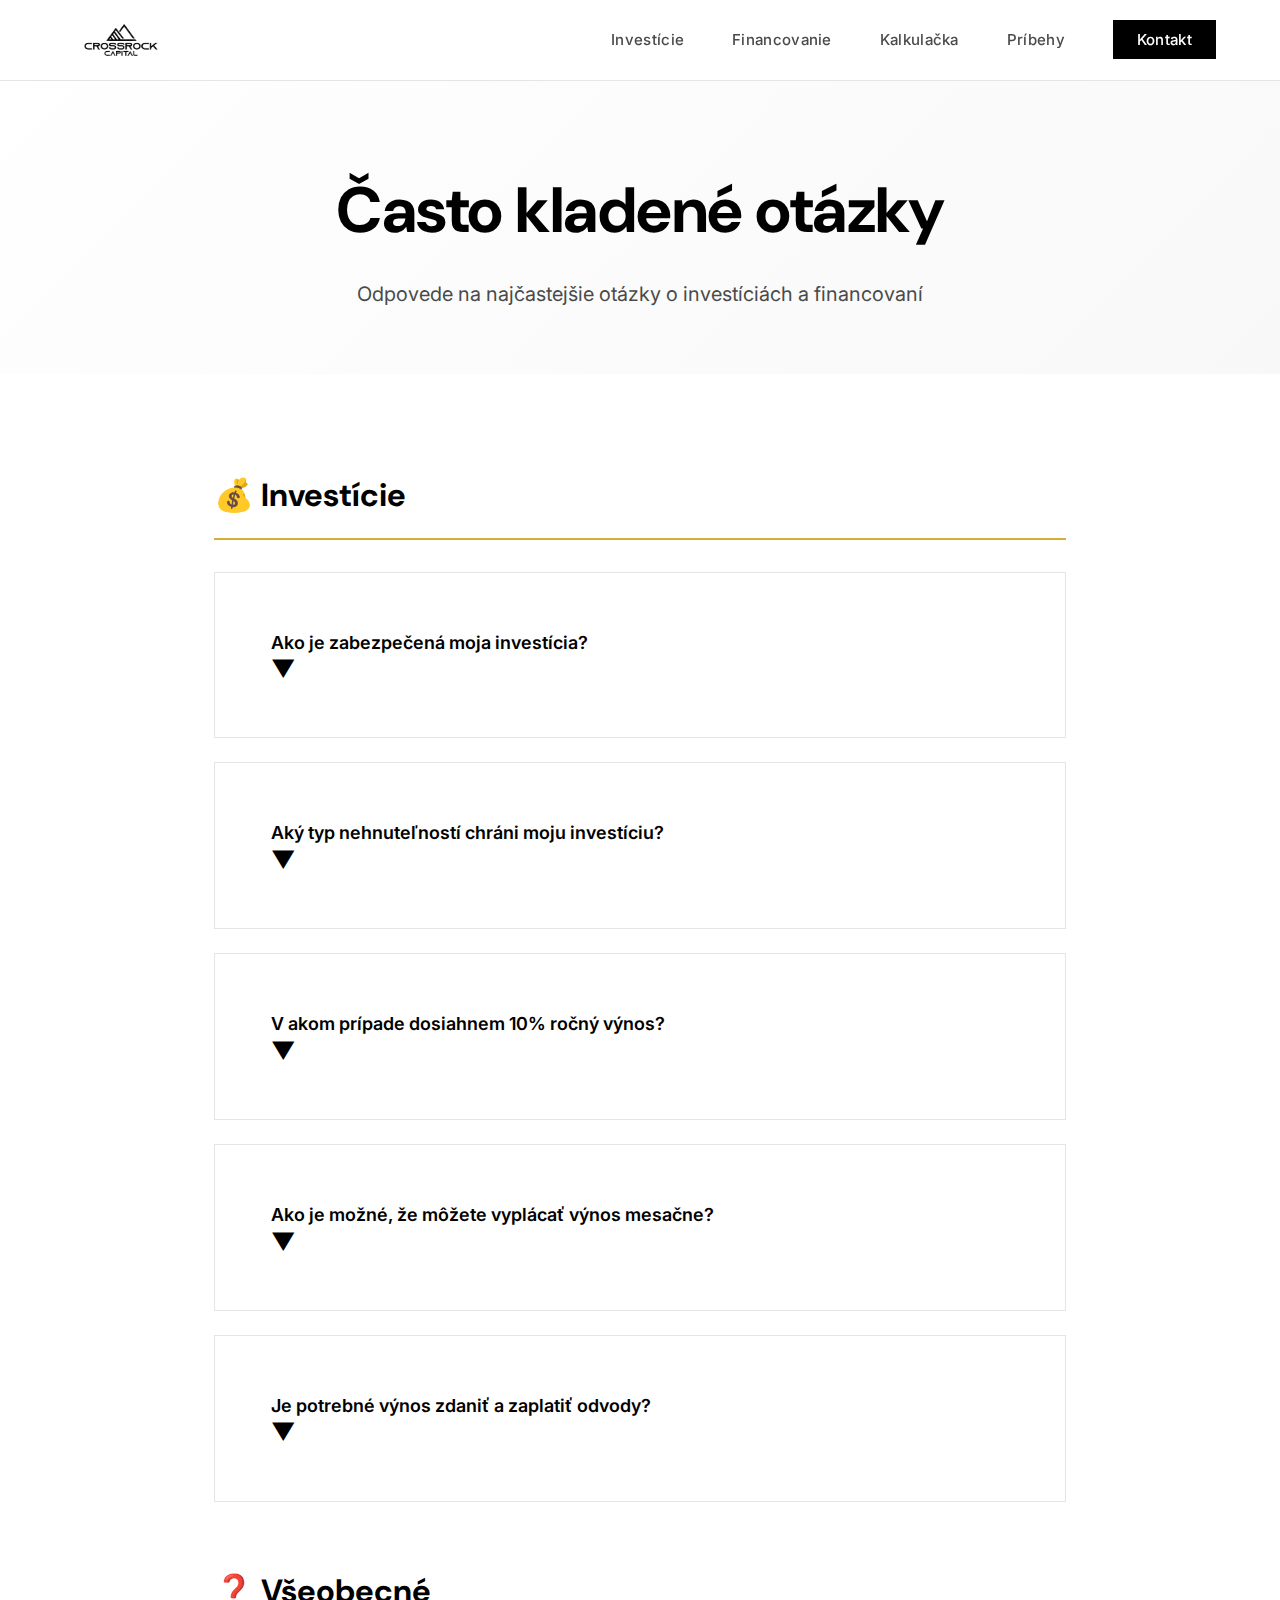
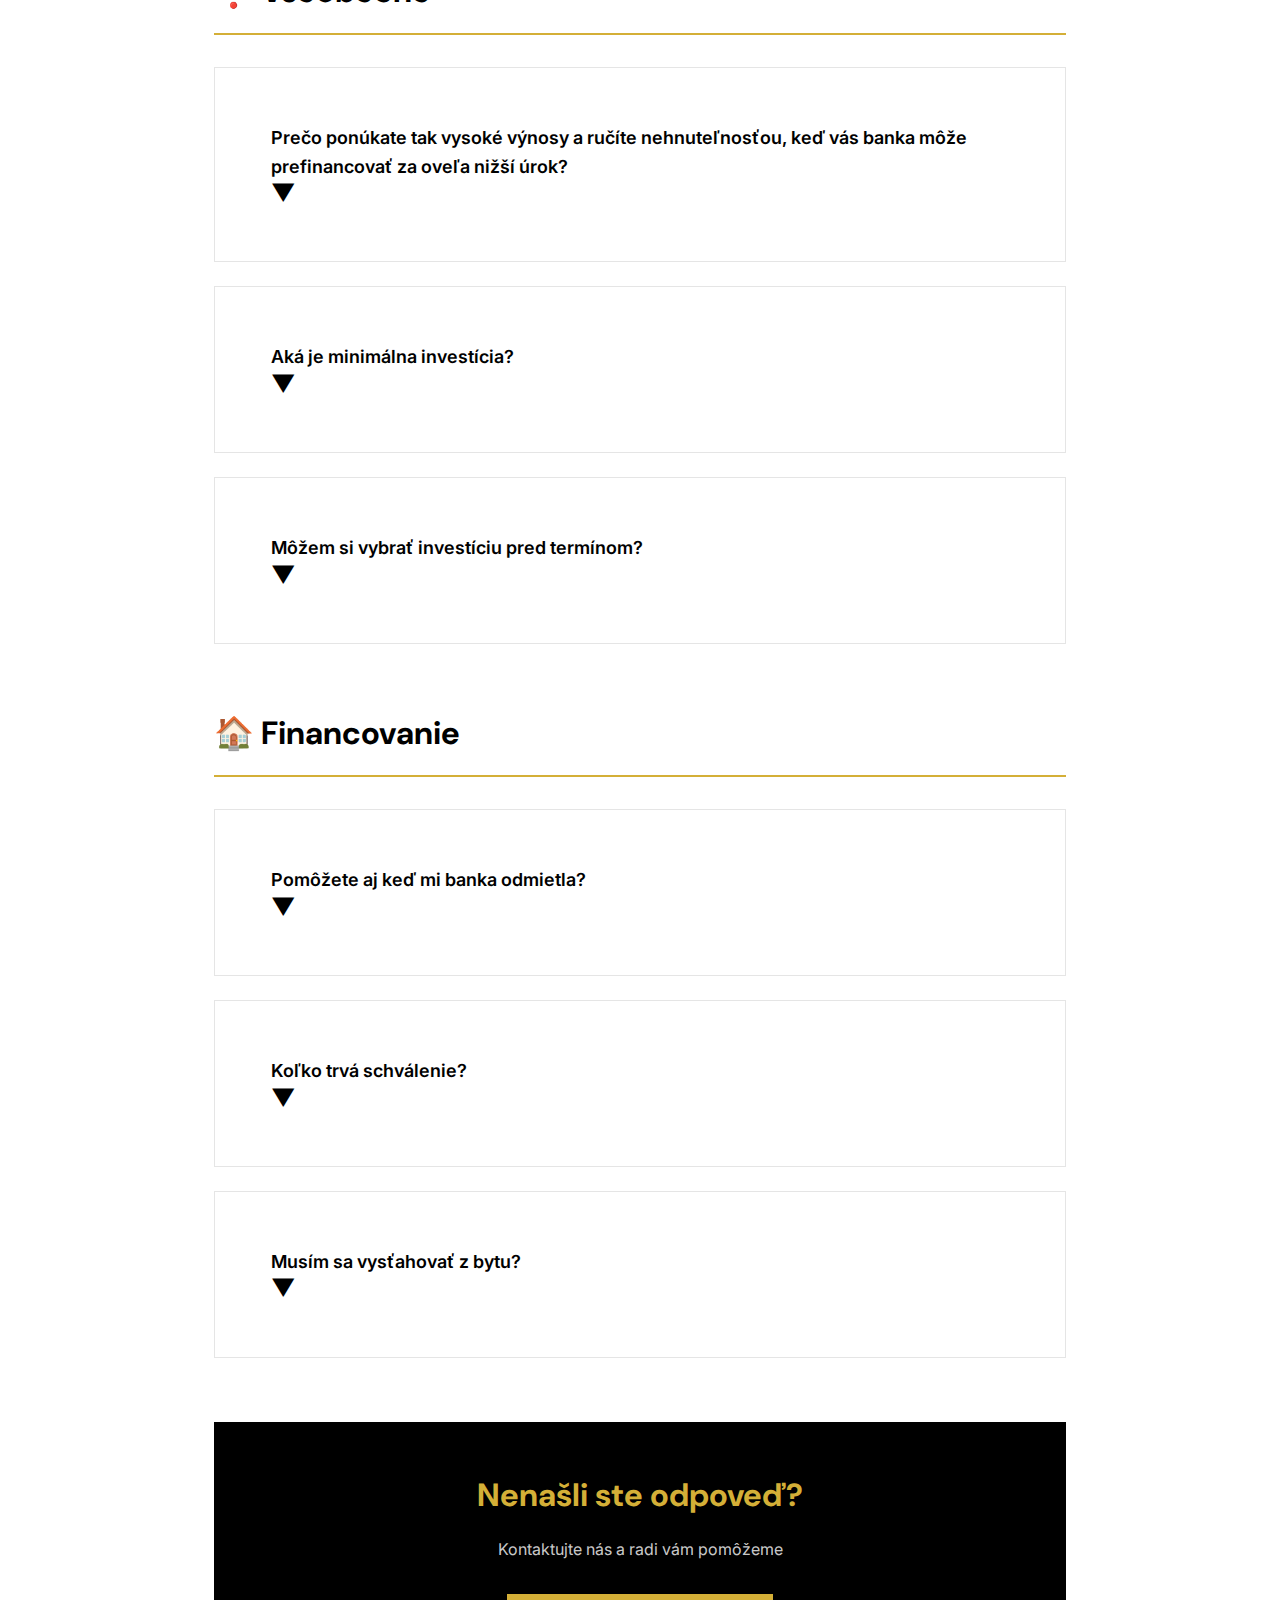
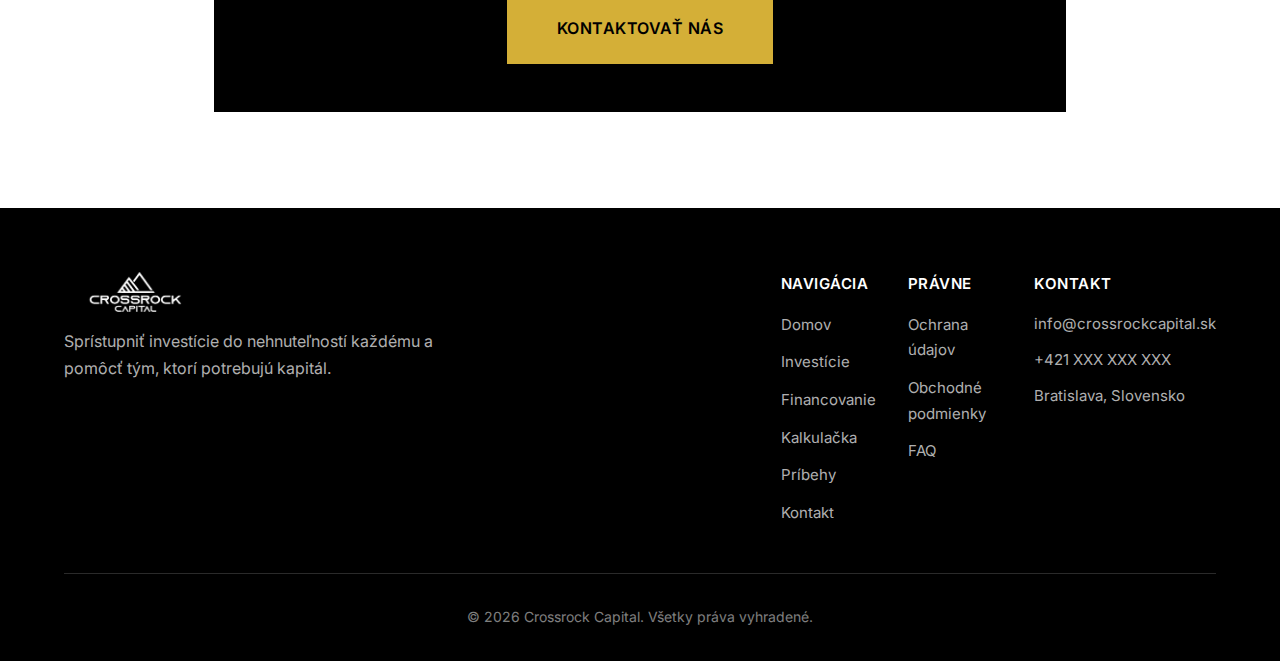
<file: faq.html>
<!DOCTYPE html>
<html lang="sk">
<head>
    <meta charset="UTF-8">
    <meta name="viewport" content="width=device-width, initial-scale=1.0">
    <title>Často kladené otázky (FAQ) | Crossrock Capital</title>
    <meta name="description" content="Odpovede na najčastejšie otázky o investíciách a financovaní s Crossrock Capital.">
    <link rel="stylesheet" href="styles.css">
    <link href="https://fonts.googleapis.com/css2?family=DM+Sans:wght@400;500;600;700;900&family=Inter:wght@300;400;500;600;700&display=swap" rel="stylesheet">
    <style>
        .faq-section {
            padding: 6rem 0;
        }
        .faq-category {
            margin-bottom: 4rem;
        }
        .faq-category-title {
            font-family: var(--font-display);
            font-size: 2rem;
            margin-bottom: 2rem;
            padding-bottom: 1rem;
            border-bottom: 2px solid #D4AF37;
        }
        .faq-item {
            margin-bottom: 1.5rem;
            border: 1px solid #E5E5E5;
            transition: all 0.3s;
        }
        .faq-item:hover {
            border-color: #D4AF37;
        }
        .faq-question {
            padding: 1.5rem;
            background: white;
            cursor: pointer;
            display: flex;
            justify-content: space-between;
            align-items: center;
            font-weight: 600;
            font-size: 1.125rem;
            transition: all 0.3s;
        }
        .faq-question:hover {
            background: #F8F8F8;
        }
        .faq-question.active {
            background: #F8F8F8;
            color: #D4AF37;
        }
        .faq-icon {
            flex-shrink: 0;
            width: 24px;
            height: 24px;
            display: flex;
            align-items: center;
            justify-content: center;
            font-size: 1.5rem;
            transition: transform 0.3s;
        }
        .faq-question.active .faq-icon {
            transform: rotate(180deg);
        }
        .faq-answer {
            max-height: 0;
            overflow: hidden;
            transition: max-height 0.3s ease-out;
        }
        .faq-answer.active {
            max-height: 1000px;
        }
        .faq-answer-content {
            padding: 1.5rem;
            background: #F8F8F8;
            color: #4A4A4A;
            line-height: 1.7;
        }
        .faq-highlight {
            background: #F4E4BC;
            padding: 0.125rem 0.5rem;
            color: #000;
            font-weight: 600;
        }
    </style>
</head>
<body>
    <nav class="navbar" id="navbar">
        <div class="container nav-container">
            <a href="index.html" class="logo">
                <img src="logo.svg" alt="Crossrock Capital" class="logo-img">
            </a>
            <button class="mobile-menu-btn" id="mobileMenuBtn"><span><span><span></button>
            <ul class="nav-menu" id="navMenu">
                <li><a href="investicie.html">Investície</a></li>
                <li><a href="financovanie.html">Financovanie</a></li>
                <li><a href="kalkulacka.html">Kalkulačka</a></li>
                <li><a href="pribehy.html">Príbehy</a></li>
                <li><a href="kontakt.html" class="btn-primary-nav">Kontakt</a></li>
            </ul>
        </div>
    </nav>

    <section class="page-header">
        <div class="container">
            <h1 class="page-title">Často kladené otázky</h1>
            <p class="page-subtitle">Odpovede na najčastejšie otázky o investíciách a financovaní</p>
        </div>
    </section>

    <section class="faq-section">
        <div class="container" style="max-width: 900px;">
            
            <!-- Investície -->
            <div class="faq-category">
                <h2 class="faq-category-title">💰 Investície</h2>
                
                <div class="faq-item">
                    <div class="faq-question">
                        <span>Ako je zabezpečená moja investícia?
                        <span class="faq-icon">▼
                    </div>
                    <div class="faq-answer">
                        <div class="faq-answer-content">
                            <p>Ochrana vašej investície spočíva v tom, že naša spoločnosť priamo vlastní nehnuteľnosti v majetku firmy, čiže sú zapísané na ich listoch vlastníctva. Trhová hodnota týchto nehnuteľností v majetku spoločnosti prevyšuje vklady investorov (150% miera zabezpečenia).</p>
                            <p style="margin-top: 1rem;">To znamená, že každé euro vašej investície je kryté nehnuteľnosťami v hodnote 1,50 €. Môžete si ich navštíviť a vidieť na vlastné oči.</p>
                        </div>
                    </div>
                </div>

                <div class="faq-item">
                    <div class="faq-question">
                        <span>Aký typ nehnuteľností chráni moju investíciu?
                        <span class="faq-icon">▼
                    </div>
                    <div class="faq-answer">
                        <div class="faq-answer-content">
                            <p>Ide o komerčné a rezidenčné nehnuteľnosti, prípadne pozemky. Naše portfólio je diverzifikované, aby sme minimalizovali riziko.</p>
                            <ul style="margin-top: 1rem; padding-left: 1.5rem;">
                                <li style="margin-bottom: 0.5rem;">✓ Rezidenčné byty a domy</li>
                                <li style="margin-bottom: 0.5rem;">✓ Komerčné priestory</li>
                                <li style="margin-bottom: 0.5rem;">✓ Stavebné pozemky</li>
                            </ul>
                        </div>
                    </div>
                </div>

                <div class="faq-item">
                    <div class="faq-question">
                        <span>V akom prípade dosiahnem 10% ročný výnos?
                        <span class="faq-icon">▼
                    </div>
                    <div class="faq-answer">
                        <div class="faq-answer-content">
                            <p>V prípade, že u nás vložíte vklad s viazanosťou 3 roky, garantujeme vám 9% ročný výnos.</p>
                            <p style="margin-top: 1rem;">Ak sa rozhodnete investovať na 5 rokov, vieme vám zdroje úročiť až s 10% ročným výnosom.</p>
                            <div style="background: #F4E4BC; padding: 1rem; margin-top: 1rem; border-left: 3px solid #D4AF37;">
                                <strong>3 roky:</strong> 9% p.a. (6% mesačne + 3% ročný bonus)<br>
                                <strong>5 rokov:</strong> 10% p.a. (6% mesačne + 4% ročný bonus)
                            </div>
                        </div>
                    </div>
                </div>

                <div class="faq-item">
                    <div class="faq-question">
                        <span>Ako je možné, že môžete vyplácať výnos mesačne?
                        <span class="faq-icon">▼
                    </div>
                    <div class="faq-answer">
                        <div class="faq-answer-content">
                            <p>Mesačný výnos sa vypláca z nájmov a iných obchodných modelov spojených s vlastníctvom nehnuteľností v našom portfóliu.</p>
                            <p style="margin-top: 1rem;"><strong>0,5% z investovanej sumy</strong> vám vyplácame mesačne vždy k <strong>20. dňu v mesiaci</strong>, a zvyšok k výročiu zmluvy.</p>
                            <p style="margin-top: 1rem;">Príklad: Pri investícii 50 000 € dostávate každý mesiac 250 € + na konci roka bonus 1 500 € (pri 3-ročnej zmluve).</p>
                        </div>
                    </div>
                </div>

                <div class="faq-item">
                    <div class="faq-question">
                        <span>Je potrebné výnos zdaniť a zaplatiť odvody?
                        <span class="faq-icon">▼
                    </div>
                    <div class="faq-answer">
                        <div class="faq-answer-content">
                            <p>Áno, výnos z investície je potrebné zahrnúť do daňového priznania.</p>
                            <ul style="margin-top: 1rem; padding-left: 1.5rem;">
                                <li style="margin-bottom: 0.5rem;">Daň z príjmu: <strong>19%</strong> (alebo 25% v závislosti od výšky príjmu)</li>
                                <li style="margin-bottom: 0.5rem;">Zdravotné odvody: <strong>15%</strong></li>
                            </ul>
                            <p style="margin-top: 1rem;">Naša spoločnosť vám posiela výnosy <strong>neočistené od dane z príjmu</strong>. Toto je bežná prax, väčšina investičných spoločností posiela výnosy, ktoré nie sú očistené od dane.</p>
                            <p style="margin-top: 1rem;">Daňové priznanie je povinnosťou každého daňovníka samostatne, podobne, ako keď je predmetom zdanenia napríklad výnos z predaja/prenájmu nehnuteľnosti, predaja cenných papierov alebo inej zárobkovej činnosti.</p>
                            <div style="background: #D4F4DD; padding: 1rem; margin-top: 1rem; border-left: 3px solid #4CAF50;">
                                <strong>✓ Pomôžeme vám:</strong> Na požiadanie našich klientov poskytujeme podklady potrebné k vyplneniu daňového priznania a daňové poradenstvo.
                            </div>
                        </div>
                    </div>
                </div>
            </div>

            <!-- Všeobecné -->
            <div class="faq-category">
                <h2 class="faq-category-title">❓ Všeobecné</h2>
                
                <div class="faq-item">
                    <div class="faq-question">
                        <span>Prečo ponúkate tak vysoké výnosy a ručíte nehnuteľnosťou, keď vás banka môže prefinancovať za oveľa nižší úrok?
                        <span class="faq-icon">▼
                    </div>
                    <div class="faq-answer">
                        <div class="faq-answer-content">
                            <p>Banky poskytujú pôžičky tohto typu na dlhodobý nehnuteľný majetok. Náš finančný model však počíta už s trojročným zúročením (doba fixácie vkladov našich klientov).</p>
                            <p style="margin-top: 1rem;">Tak sme schopní našim klientom poskytnúť minimálne 9% kombinovaný mesačný a ročný výnos závisiac od viazanosti investície.</p>
                            <p style="margin-top: 1rem;">Tento model je pre banky neatraktívny aj kvôli <strong>vyšším nákladom na administratívu</strong>, ktorú v plnej miere preberáme na seba.</p>
                        </div>
                    </div>
                </div>

                <div class="faq-item">
                    <div class="faq-question">
                        <span>Aká je minimálna investícia?
                        <span class="faq-icon">▼
                    </div>
                    <div class="faq-answer">
                        <div class="faq-answer-content">
                            <p>Minimálna investícia je 10 000 €.</p>
                            <p style="margin-top: 1rem;">Pre sumy nad 300 000 € ponúkame individuálne podmienky s možnosťou výhodnejších sadzieb.</p>
                        </div>
                    </div>
                </div>

                <div class="faq-item">
                    <div class="faq-question">
                        <span>Môžem si vybrať investíciu pred termínom?
                        <span class="faq-icon">▼
                    </div>
                    <div class="faq-answer">
                        <div class="faq-answer-content">
                            <p>Investícia je viazaná na dohodnuté obdobie (3 alebo 5 rokov).</p>
                            <p style="margin-top: 1rem;">V odôvodnených prípadoch je možné predčasné ukončenie za dohodnutých podmienok. Kontaktujte nás a spoločne nájdeme riešenie.</p>
                        </div>
                    </div>
                </div>
            </div>

            <!-- Financovanie -->
            <div class="faq-category">
                <h2 class="faq-category-title">🏠 Financovanie</h2>
                
                <div class="faq-item">
                    <div class="faq-question">
                        <span>Pomôžete aj keď mi banka odmietla?
                        <span class="faq-icon">▼
                    </div>
                    <div class="faq-answer">
                        <div class="faq-answer-content">
                            <p>Áno! Pomáhame aj tam, kde banky odmietli. Nepozeráme sa len na oficiálne dokumenty, ale aj na vašu skutočnú situáciu.</p>
                            <p style="margin-top: 1rem;">Riešime:</p>
                            <ul style="margin-top: 0.5rem; padding-left: 1.5rem;">
                                <li>✓ Financovanie pre SZČO a freelancerov</li>
                                <li>✓ Bridging finance (preklenovacie úvery)</li>
                                <li>✓ Refinancovanie nevýhodných úverov</li>
                                <li>✓ Živnostník čo potrebuje hypotéku programy</li>
                            </ul>
                        </div>
                    </div>
                </div>

                <div class="faq-item">
                    <div class="faq-question">
                        <span>Koľko trvá schválenie?
                        <span class="faq-icon">▼
                    </div>
                    <div class="faq-answer">
                        <div class="faq-answer-content">
                            <p>Schválenie trvá do 48 hodín. Peniaze môžete mať na účte do týždňa.</p>
                            <p style="margin-top: 1rem;">Sme rýchli, pretože rozumieme, že v mnohých situáciách každý deň počíta.</p>
                        </div>
                    </div>
                </div>

                <div class="faq-item">
                    <div class="faq-question">
                        <span>Musím sa vysťahovať z bytu?
                        <span class="faq-icon">▼
                    </div>
                    <div class="faq-answer">
                        <div class="faq-answer-content">
                            <p>Nie! V mnohých prípadach (napr. Sale & Leaseback, Živnostník čo potrebuje hypotéku) môžete zostať bývať vo vašom dome/byte.</p>
                            <p style="margin-top: 1rem;">Odkúpime nehnuteľnosť, splatíme vaše dlhy, a vy zostanete ako nájomník. Po dohodnutej dobe si môžete nehnuteľnosť odkúpiť späť.</p>
                        </div>
                    </div>
                </div>
            </div>

            <!-- CTA -->
            <div style="background: #000; color: white; padding: 3rem; text-align: center; margin-top: 4rem;">
                <h3 style="font-family: var(--font-display); font-size: 2rem; margin-bottom: 1rem; color: #D4AF37;">Nenašli ste odpoveď?</h3>
                <p style="margin-bottom: 2rem; color: rgba(255,255,255,0.8);">Kontaktujte nás a radi vám pomôžeme</p>
                <a href="kontakt.html" class="btn-primary btn-large" style="background: #D4AF37; border-color: #D4AF37; color: #000;">Kontaktovať nás</a>
            </div>
        </div>
    </section>

    <footer class="footer">
        <div class="container">
            <div class="footer-content">
                <div class="footer-brand">
                    <img src="logo.svg" alt="Crossrock Capital" class="footer-logo">
                    <p class="footer-tagline">Sprístupniť investície do nehnuteľností každému a pomôcť tým, ktorí potrebujú kapitál.</p>
                </div>
                <div class="footer-links">
                    <div class="footer-column">
                        <h4>Navigácia</h4>
                        <ul>
                            <li><a href="index.html">Domov</a></li>
                            <li><a href="investicie.html">Investície</a></li>
                            <li><a href="financovanie.html">Financovanie</a></li>
                            <li><a href="kalkulacka.html">Kalkulačka</a></li>
                            <li><a href="pribehy.html">Príbehy</a></li>
                            <li><a href="kontakt.html">Kontakt</a></li>
                        </ul>
                    </div>
                    <div class="footer-column">
                        <h4>Právne</h4>
                        <ul>
                            <li><a href="privacy-policy.html">Ochrana údajov</a></li>
                            <li><a href="#">Obchodné podmienky</a></li>
                            <li><a href="faq.html">FAQ</a></li>
                        </ul>
                    </div>
                    <div class="footer-column">
                        <h4>Kontakt</h4>
                        <ul>
                            <li>info@crossrockcapital.sk</li>
                            <li>+421 XXX XXX XXX</li>
                            <li>Bratislava, Slovensko</li>
                        </ul>
                    </div>
                </div>
            </div>
            <div class="footer-bottom">
                <p>&copy; 2026 Crossrock Capital. Všetky práva vyhradené.</p>
            </div>
        </div>
    </footer>

    <script src="script.js"></script>
    <script>
        // FAQ Accordion
        document.querySelectorAll('.faq-question').forEach(question => {
            question.addEventListener('click', () => {
                const item = question.parentElement;
                const answer = item.querySelector('.faq-answer');
                const isActive = question.classList.contains('active');
                
                // Close all other FAQs
                document.querySelectorAll('.faq-question').forEach(q => {
                    q.classList.remove('active');
                    q.parentElement.querySelector('.faq-answer').classList.remove('active');
                });
                
                // Toggle current FAQ
                if (!isActive) {
                    question.classList.add('active');
                    answer.classList.add('active');
                }
            });
        });
    </script>
    <!-- Cookie Banner -->
    <div id="cookieBanner" class="cookie-banner" style="display: none;">
        <div class="cookie-content">
            <div class="cookie-text">
                <p>Používame cookies na zlepšenie vášho zážitku. <a href="privacy-policy.html">Viac informácií</a></p>
            </div>
            <div class="cookie-buttons">
                <button id="cookieReject" class="cookie-btn cookie-btn-text">Odmietnuť</button>
                <button id="cookieAccept" class="cookie-btn cookie-btn-primary">Prijať</button>
            </div>
        </div>
    </div>

    <script>
    (function() {
        const banner = document.getElementById("cookieBanner");
        const acceptBtn = document.getElementById("cookieAccept");
        const rejectBtn = document.getElementById("cookieReject");
        const cookieConsent = localStorage.getItem("cookieConsent");
        if (!cookieConsent) {
            setTimeout(() => { banner.style.display = "block"; }, 1000);
        }
        acceptBtn.addEventListener("click", () => {
            localStorage.setItem("cookieConsent", "accepted");
            banner.style.opacity = "0";
            setTimeout(() => { banner.style.display = "none"; }, 300);
        });
        rejectBtn.addEventListener("click", () => {
            localStorage.setItem("cookieConsent", "rejected");
            banner.style.opacity = "0";
            setTimeout(() => { banner.style.display = "none"; }, 300);
        });
    })();
    </script>
</body>
</html>
</file>
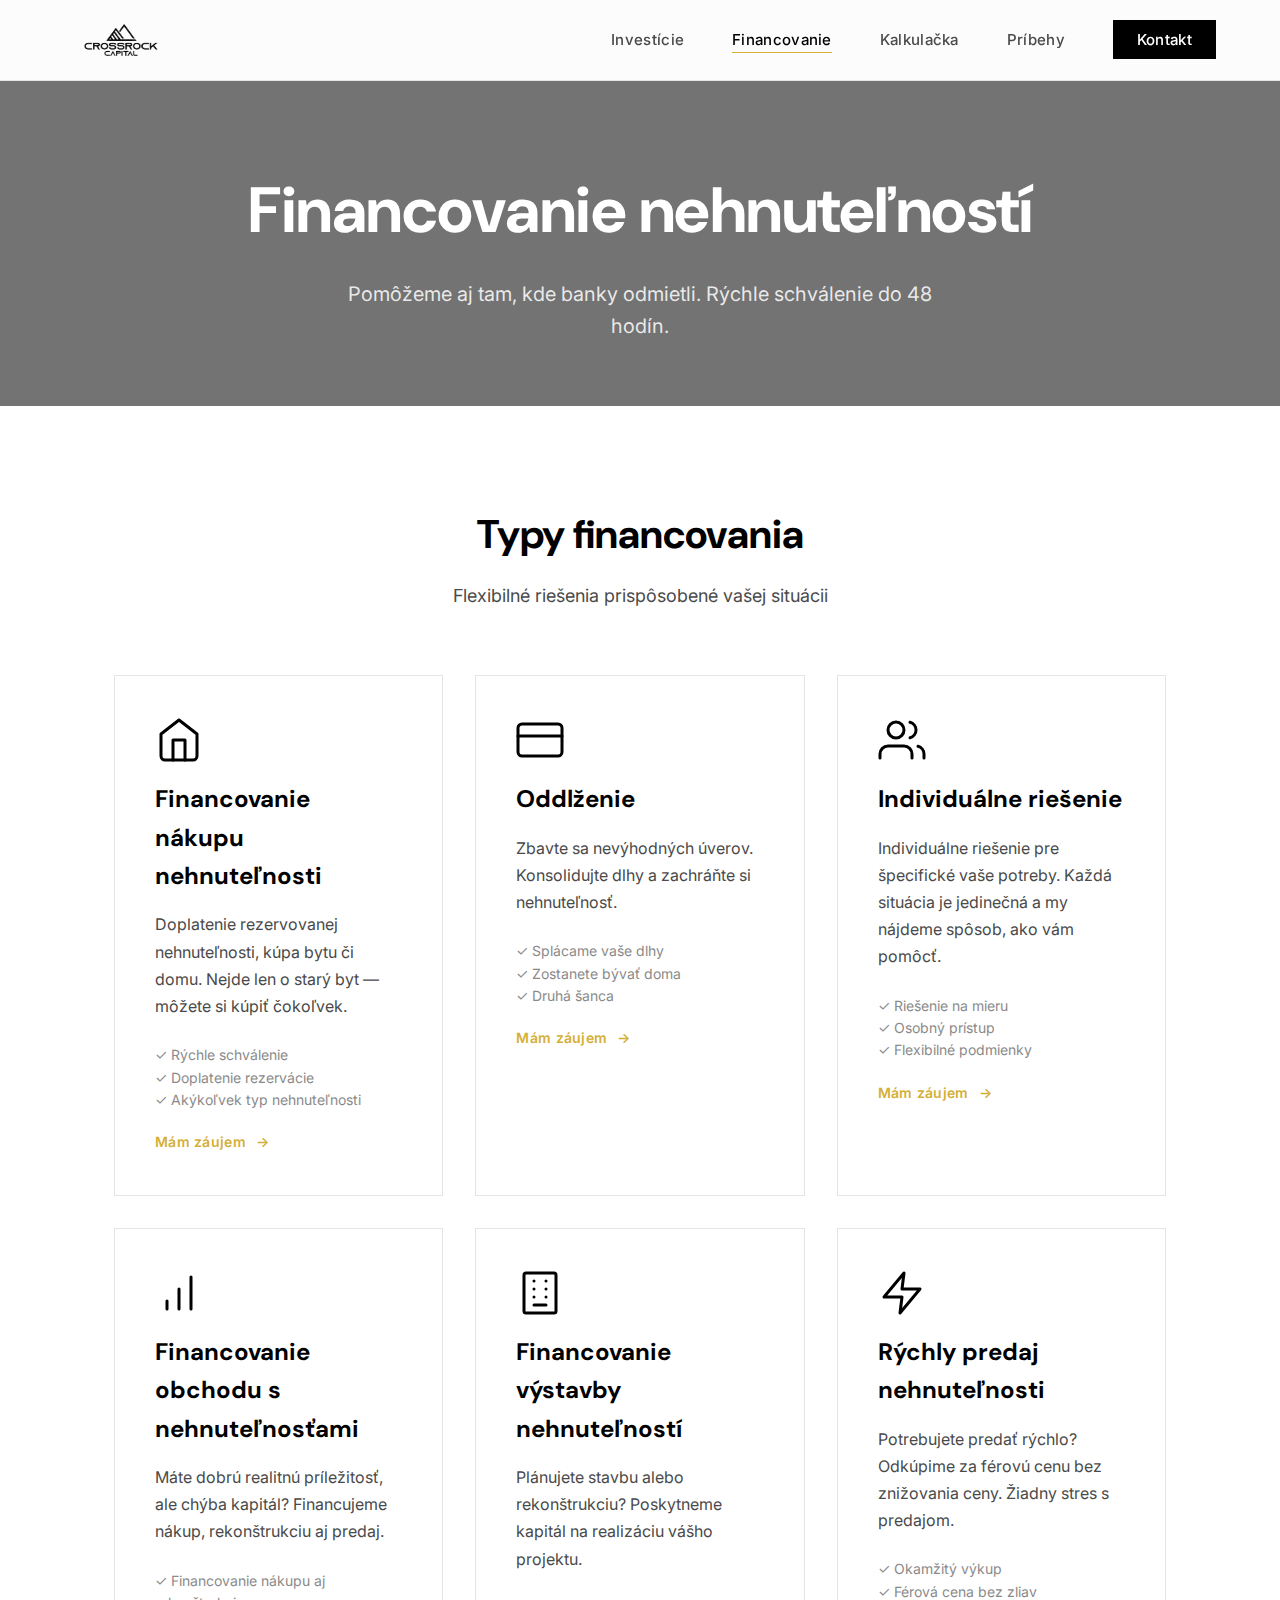
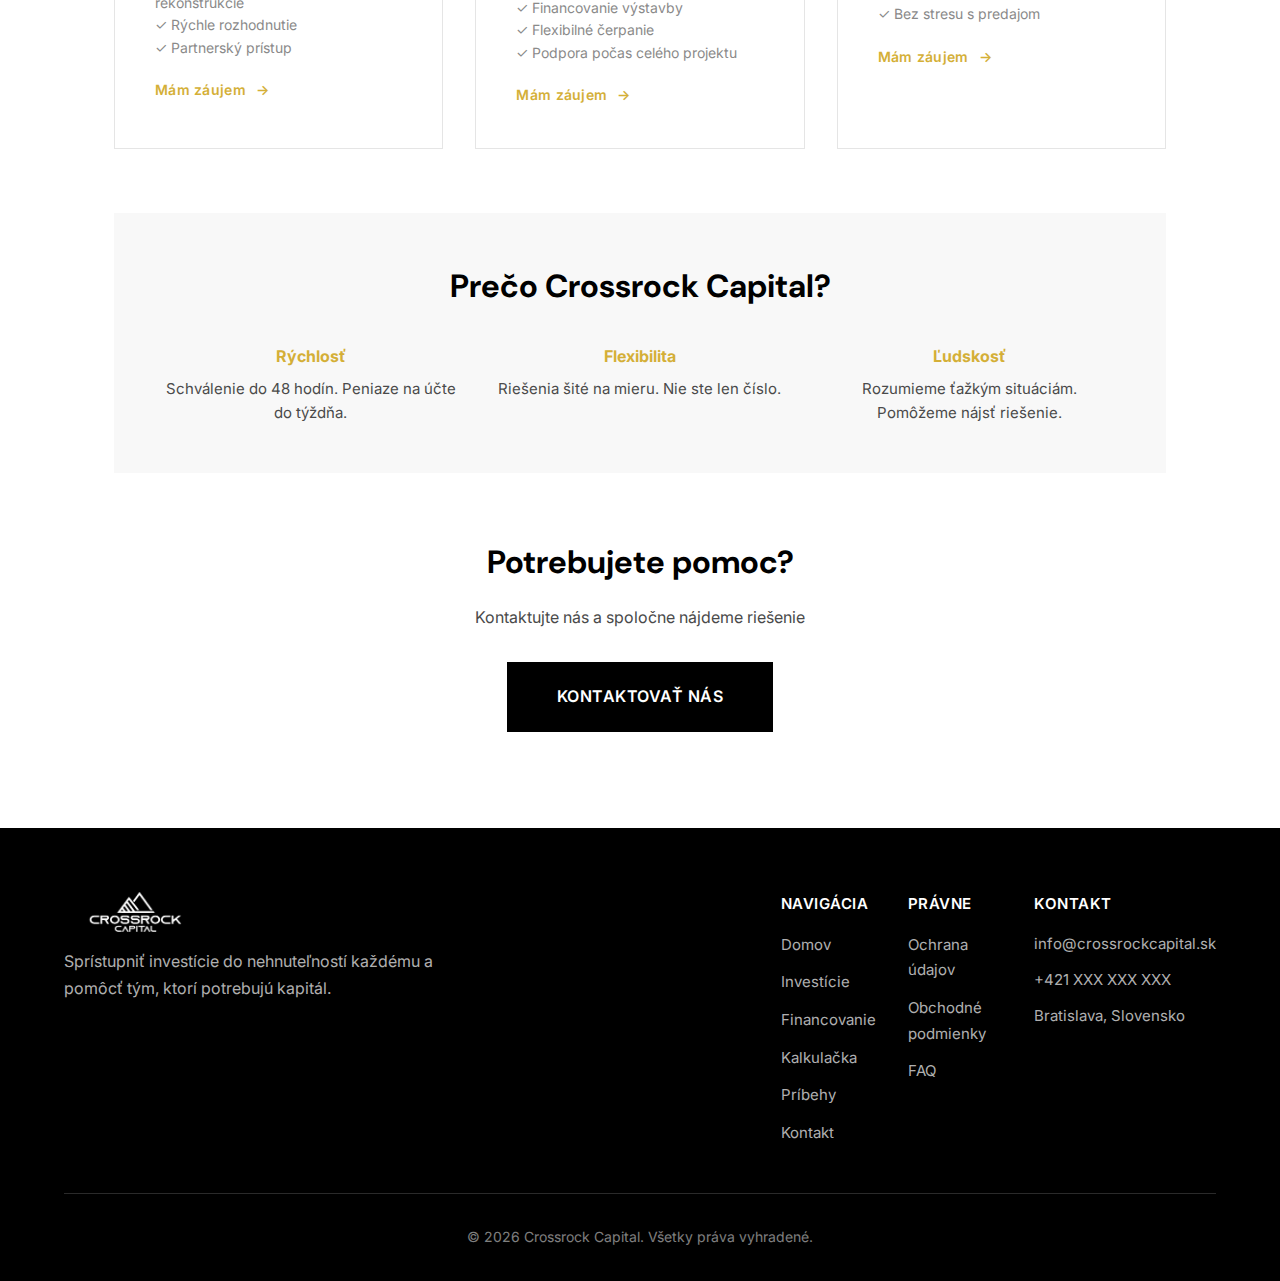
<file: financovanie.html>
<!DOCTYPE html>
<html lang="sk">
<head>
    <meta charset="UTF-8">
    <meta name="viewport" content="width=device-width, initial-scale=1.0">
    <title>Financovanie | Crossrock Capital</title>
    <link rel="stylesheet" href="styles.css">
    <link href="https://fonts.googleapis.com/css2?family=DM+Sans:wght@400;500;600;700;900&family=Inter:wght@300;400;500;600;700&display=swap" rel="stylesheet">
    <style>
        .fin-mini-cta {
            display: inline-block;
            margin-top: 1.25rem;
            font-size: 0.875rem;
            font-weight: 600;
            color: #D4AF37;
            text-decoration: none;
            letter-spacing: 0.3px;
            transition: color 0.3s;
        }
        .fin-mini-cta:hover { color: #b8962e; }
        .fin-mini-cta span {
            margin-left: 0.35rem;
            transition: margin-left 0.3s;
        }
        .fin-mini-cta:hover span { margin-left: 0.6rem; }
    </style>
</head>
<body>
    <nav class="navbar" id="navbar">
        <div class="container nav-container">
            <a href="index.html" class="logo">
                <img src="logo.svg" alt="Crossrock Capital" class="logo-img">
            </a>
            <button class="mobile-menu-btn" id="mobileMenuBtn"><span></span><span></span><span></span></button>
            <ul class="nav-menu" id="navMenu">
                <li><a href="investicie.html">Investície</a></li>
                <li><a href="financovanie.html" class="active">Financovanie</a></li>
                <li><a href="kalkulacka.html">Kalkulačka</a></li>
                <li><a href="pribehy.html">Príbehy</a></li>
                <li><a href="kontakt.html" class="btn-primary-nav">Kontakt</a></li>
            </ul>
        </div>
    </nav>

    <section class="page-header page-header-hero">
        <div class="container">
            <h1 class="page-title">Financovanie nehnuteľností</h1>
            <p class="page-subtitle">Pomôžeme aj tam, kde banky odmietli. Rýchle schválenie do 48 hodín.</p>
        </div>
    </section>

    <section style="padding: 6rem 0;">
        <div class="container" style="max-width: 1100px;">
            <div style="text-align: center; max-width: 800px; margin: 0 auto 4rem;">
                <h2 style="font-family: var(--font-display); font-size: 2.5rem; margin-bottom: 1rem;">Typy financovania</h2>
                <p style="color: #4A4A4A; font-size: 1.125rem;">Flexibilné riešenia prispôsobené vašej situácii</p>
            </div>

            <div style="display: grid; grid-template-columns: repeat(auto-fit, minmax(320px, 1fr)); gap: 2rem; margin-bottom: 4rem;">
                <div style="background: white; padding: 2.5rem; border: 1px solid #E5E5E5;">
                    <div style="width: 48px; height: 48px; margin-bottom: 1rem;"><svg xmlns="http://www.w3.org/2000/svg" width="48" height="48" viewBox="0 0 24 24" fill="none" stroke="#000" stroke-width="1.5" stroke-linecap="round" stroke-linejoin="round"><path d="M3 9l9-7 9 7v11a2 2 0 0 1-2 2H5a2 2 0 0 1-2-2z"/><polyline points="9 22 9 12 15 12 15 22"/></svg></div>
                    <h3 style="font-family: var(--font-display); font-size: 1.5rem; margin-bottom: 1rem;">Financovanie nákupu nehnuteľnosti</h3>
                    <p style="color: #4A4A4A; margin-bottom: 1.5rem; line-height: 1.7;">Doplatenie rezervovanej nehnuteľnosti, kúpa bytu či domu. Nejde len o starý byt — môžete si kúpiť čokoľvek.</p>
                    <div style="font-size: 0.875rem; color: #8A8A8A;">
                        <div>✓ Rýchle schválenie</div>
                        <div>✓ Doplatenie rezervácie</div>
                        <div>✓ Akýkoľvek typ nehnuteľnosti</div>
                    </div>
                    <a href="kontakt.html" class="fin-mini-cta">Mám záujem <span>&rarr;</span></a>
                </div>

                <div style="background: white; padding: 2.5rem; border: 1px solid #E5E5E5;">
                    <div style="width: 48px; height: 48px; margin-bottom: 1rem;"><svg xmlns="http://www.w3.org/2000/svg" width="48" height="48" viewBox="0 0 24 24" fill="none" stroke="#000" stroke-width="1.5" stroke-linecap="round" stroke-linejoin="round"><rect x="1" y="4" width="22" height="16" rx="2" ry="2"/><line x1="1" y1="10" x2="23" y2="10"/></svg></div>
                    <h3 style="font-family: var(--font-display); font-size: 1.5rem; margin-bottom: 1rem;">Oddlženie</h3>
                    <p style="color: #4A4A4A; margin-bottom: 1.5rem; line-height: 1.7;">Zbavte sa nevýhodných úverov. Konsolidujte dlhy a zachráňte si nehnuteľnosť.</p>
                    <div style="font-size: 0.875rem; color: #8A8A8A;">
                        <div>✓ Splácame vaše dlhy</div>
                        <div>✓ Zostanete bývať doma</div>
                        <div>✓ Druhá šanca</div>
                    </div>
                    <a href="kontakt.html" class="fin-mini-cta">Mám záujem <span>&rarr;</span></a>
                </div>

                <div style="background: white; padding: 2.5rem; border: 1px solid #E5E5E5;">
                    <div style="width: 48px; height: 48px; margin-bottom: 1rem;"><svg xmlns="http://www.w3.org/2000/svg" width="48" height="48" viewBox="0 0 24 24" fill="none" stroke="#000" stroke-width="1.5" stroke-linecap="round" stroke-linejoin="round"><path d="M17 21v-2a4 4 0 0 0-4-4H5a4 4 0 0 0-4 4v2"/><circle cx="9" cy="7" r="4"/><path d="M23 21v-2a4 4 0 0 0-3-3.87"/><path d="M16 3.13a4 4 0 0 1 0 7.75"/></svg></div>
                    <h3 style="font-family: var(--font-display); font-size: 1.5rem; margin-bottom: 1rem;">Individuálne riešenie</h3>
                    <p style="color: #4A4A4A; margin-bottom: 1.5rem; line-height: 1.7;">Individuálne riešenie pre špecifické vaše potreby. Každá situácia je jedinečná a my nájdeme spôsob, ako vám pomôcť.</p>
                    <div style="font-size: 0.875rem; color: #8A8A8A;">
                        <div>✓ Riešenie na mieru</div>
                        <div>✓ Osobný prístup</div>
                        <div>✓ Flexibilné podmienky</div>
                    </div>
                    <a href="kontakt.html" class="fin-mini-cta">Mám záujem <span>&rarr;</span></a>
                </div>

                <div style="background: white; padding: 2.5rem; border: 1px solid #E5E5E5;">
                    <div style="width: 48px; height: 48px; margin-bottom: 1rem;"><svg xmlns="http://www.w3.org/2000/svg" width="48" height="48" viewBox="0 0 24 24" fill="none" stroke="#000" stroke-width="1.5" stroke-linecap="round" stroke-linejoin="round"><line x1="12" y1="20" x2="12" y2="10"/><line x1="18" y1="20" x2="18" y2="4"/><line x1="6" y1="20" x2="6" y2="16"/></svg></div>
                    <h3 style="font-family: var(--font-display); font-size: 1.5rem; margin-bottom: 1rem;">Financovanie obchodu s nehnuteľnosťami</h3>
                    <p style="color: #4A4A4A; margin-bottom: 1.5rem; line-height: 1.7;">Máte dobrú realitnú príležitosť, ale chýba kapitál? Financujeme nákup, rekonštrukciu aj predaj.</p>
                    <div style="font-size: 0.875rem; color: #8A8A8A;">
                        <div>✓ Financovanie nákupu aj rekonštrukcie</div>
                        <div>✓ Rýchle rozhodnutie</div>
                        <div>✓ Partnerský prístup</div>
                    </div>
                    <a href="kontakt.html" class="fin-mini-cta">Mám záujem <span>&rarr;</span></a>
                </div>

                <div style="background: white; padding: 2.5rem; border: 1px solid #E5E5E5;">
                    <div style="width: 48px; height: 48px; margin-bottom: 1rem;"><svg xmlns="http://www.w3.org/2000/svg" width="48" height="48" viewBox="0 0 24 24" fill="none" stroke="#000" stroke-width="1.5" stroke-linecap="round" stroke-linejoin="round"><rect x="4" y="2" width="16" height="20" rx="1"/><line x1="9" y1="6" x2="9" y2="6.01"/><line x1="15" y1="6" x2="15" y2="6.01"/><line x1="9" y1="10" x2="9" y2="10.01"/><line x1="15" y1="10" x2="15" y2="10.01"/><line x1="9" y1="14" x2="9" y2="14.01"/><line x1="15" y1="14" x2="15" y2="14.01"/><line x1="9" y1="18" x2="15" y2="18"/></svg></div>
                    <h3 style="font-family: var(--font-display); font-size: 1.5rem; margin-bottom: 1rem;">Financovanie výstavby nehnuteľností</h3>
                    <p style="color: #4A4A4A; margin-bottom: 1.5rem; line-height: 1.7;">Plánujete stavbu alebo rekonštrukciu? Poskytneme kapitál na realizáciu vášho projektu.</p>
                    <div style="font-size: 0.875rem; color: #8A8A8A;">
                        <div>✓ Financovanie výstavby</div>
                        <div>✓ Flexibilné čerpanie</div>
                        <div>✓ Podpora počas celého projektu</div>
                    </div>
                    <a href="kontakt.html" class="fin-mini-cta">Mám záujem <span>&rarr;</span></a>
                </div>

                <div style="background: white; padding: 2.5rem; border: 1px solid #E5E5E5;">
                    <div style="width: 48px; height: 48px; margin-bottom: 1rem;"><svg xmlns="http://www.w3.org/2000/svg" width="48" height="48" viewBox="0 0 24 24" fill="none" stroke="#000" stroke-width="1.5" stroke-linecap="round" stroke-linejoin="round"><polygon points="13 2 3 14 12 14 11 22 21 10 12 10 13 2"/></svg></div>
                    <h3 style="font-family: var(--font-display); font-size: 1.5rem; margin-bottom: 1rem;">Rýchly predaj nehnuteľnosti</h3>
                    <p style="color: #4A4A4A; margin-bottom: 1.5rem; line-height: 1.7;">Potrebujete predať rýchlo? Odkúpime za férovú cenu bez znižovania ceny. Žiadny stres s predajom.</p>
                    <div style="font-size: 0.875rem; color: #8A8A8A;">
                        <div>✓ Okamžitý výkup</div>
                        <div>✓ Férová cena bez zliav</div>
                        <div>✓ Bez stresu s predajom</div>
                    </div>
                    <a href="kontakt.html" class="fin-mini-cta">Mám záujem <span>&rarr;</span></a>
                </div>
            </div>

            <div style="background: #F8F8F8; padding: 3rem; margin-bottom: 4rem;">
                <h2 style="font-family: var(--font-display); font-size: 2rem; margin-bottom: 2rem; text-align: center;">Prečo Crossrock Capital?</h2>
                <div style="display: grid; grid-template-columns: repeat(auto-fit, minmax(250px, 1fr)); gap: 2rem; text-align: center;">
                    <div>
                        <h4 style="font-weight: 700; margin-bottom: 0.5rem; color: #D4AF37;">Rýchlosť</h4>
                        <p style="color: #4A4A4A; font-size: 0.9375rem;">Schválenie do 48 hodín. Peniaze na účte do týždňa.</p>
                    </div>
                    <div>
                        <h4 style="font-weight: 700; margin-bottom: 0.5rem; color: #D4AF37;">Flexibilita</h4>
                        <p style="color: #4A4A4A; font-size: 0.9375rem;">Riešenia šité na mieru. Nie ste len číslo.</p>
                    </div>
                    <div>
                        <h4 style="font-weight: 700; margin-bottom: 0.5rem; color: #D4AF37;">Ľudskosť</h4>
                        <p style="color: #4A4A4A; font-size: 0.9375rem;">Rozumieme ťažkým situáciám. Pomôžeme nájsť riešenie.</p>
                    </div>
                </div>
            </div>

            <div style="text-align: center;">
                <h3 style="font-family: var(--font-display); font-size: 2rem; margin-bottom: 1rem;">Potrebujete pomoc?</h3>
                <p style="color: #4A4A4A; margin-bottom: 2rem;">Kontaktujte nás a spoločne nájdeme riešenie</p>
                <a href="kontakt.html" class="btn-primary btn-large">Kontaktovať nás</a>
            </div>
        </div>
    </section>

    <footer class="footer">
        <div class="container">
            <div class="footer-content">
                <div class="footer-brand">
                    <img src="logo.svg" alt="Crossrock Capital" class="footer-logo">
                    <p class="footer-tagline">Sprístupniť investície do nehnuteľností každému a pomôcť tým, ktorí potrebujú kapitál.</p>
                </div>
                <div class="footer-links">
                    <div class="footer-column">
                        <h4>Navigácia</h4>
                        <ul>
                            <li><a href="index.html">Domov</a></li>
                            <li><a href="investicie.html">Investície</a></li>
                            <li><a href="financovanie.html">Financovanie</a></li>
                            <li><a href="kalkulacka.html">Kalkulačka</a></li>
                            <li><a href="pribehy.html">Príbehy</a></li>
                            <li><a href="kontakt.html">Kontakt</a></li>
                        </ul>
                    </div>
                    <div class="footer-column">
                        <h4>Právne</h4>
                        <ul>
                            <li><a href="privacy-policy.html">Ochrana údajov</a></li>
                            <li><a href="#">Obchodné podmienky</a></li>
                            <li><a href="faq.html">FAQ</a></li>
                        </ul>
                    </div>
                    <div class="footer-column">
                        <h4>Kontakt</h4>
                        <ul>
                            <li>info@crossrockcapital.sk</li>
                            <li>+421 XXX XXX XXX</li>
                            <li>Bratislava, Slovensko</li>
                        </ul>
                    </div>
                </div>
            </div>
            <div class="footer-bottom">
                <p>&copy; 2026 Crossrock Capital. Všetky práva vyhradené.</p>
            </div>
        </div>
    </footer>
    <script src="script.js"></script>
    <!-- Cookie Banner -->
    <div id="cookieBanner" class="cookie-banner" style="display: none;">
        <div class="cookie-content">
            <div class="cookie-text">
                <p>Používame cookies na zlepšenie vášho zážitku. <a href="privacy-policy.html">Viac informácií</a></p>
            </div>
            <div class="cookie-buttons">
                <button id="cookieReject" class="cookie-btn cookie-btn-text">Odmietnuť</button>
                <button id="cookieAccept" class="cookie-btn cookie-btn-primary">Prijať</button>
            </div>
        </div>
    </div>

    <script>
    (function() {
        const banner = document.getElementById("cookieBanner");
        const acceptBtn = document.getElementById("cookieAccept");
        const rejectBtn = document.getElementById("cookieReject");
        const cookieConsent = localStorage.getItem("cookieConsent");
        if (!cookieConsent) {
            setTimeout(() => { banner.style.display = "block"; }, 1000);
        }
        acceptBtn.addEventListener("click", () => {
            localStorage.setItem("cookieConsent", "accepted");
            banner.style.opacity = "0";
            setTimeout(() => { banner.style.display = "none"; }, 300);
        });
        rejectBtn.addEventListener("click", () => {
            localStorage.setItem("cookieConsent", "rejected");
            banner.style.opacity = "0";
            setTimeout(() => { banner.style.display = "none"; }, 300);
        });
    })();
    </script>
</body>
</html>
</file>
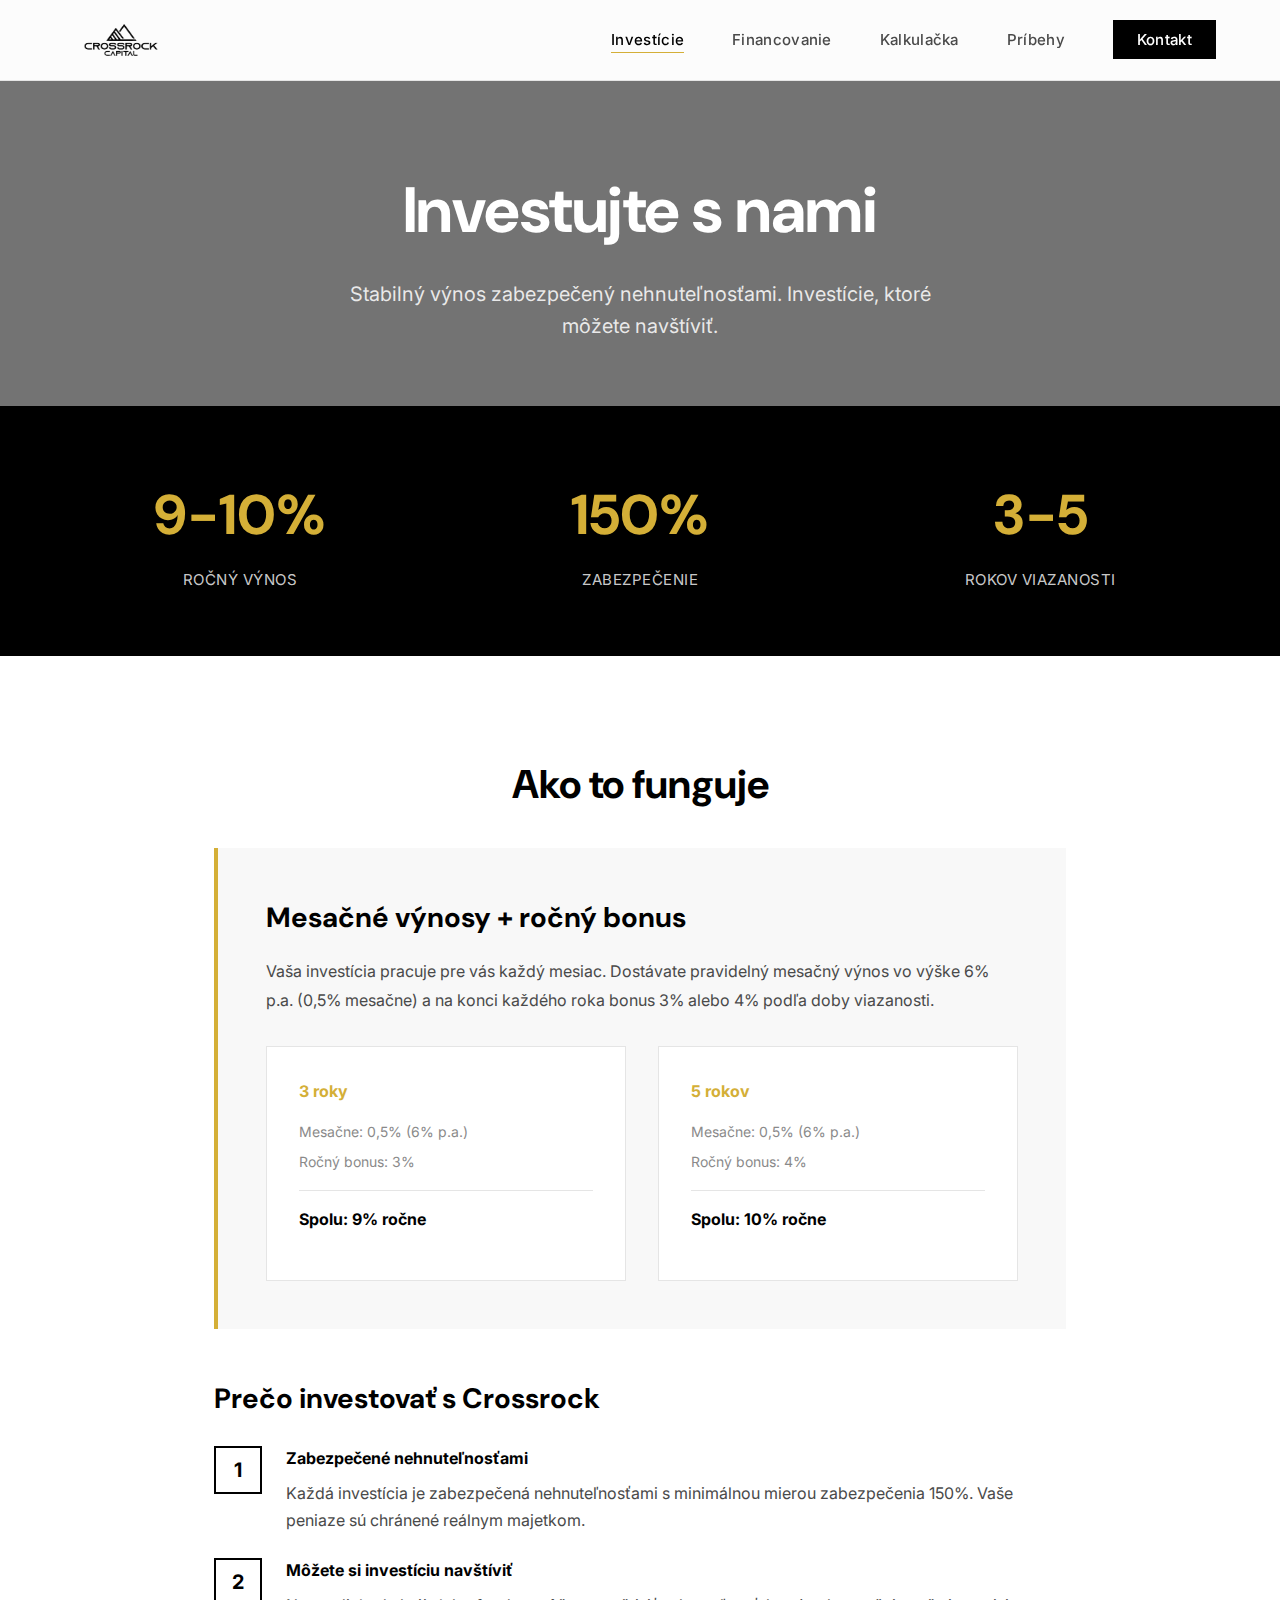
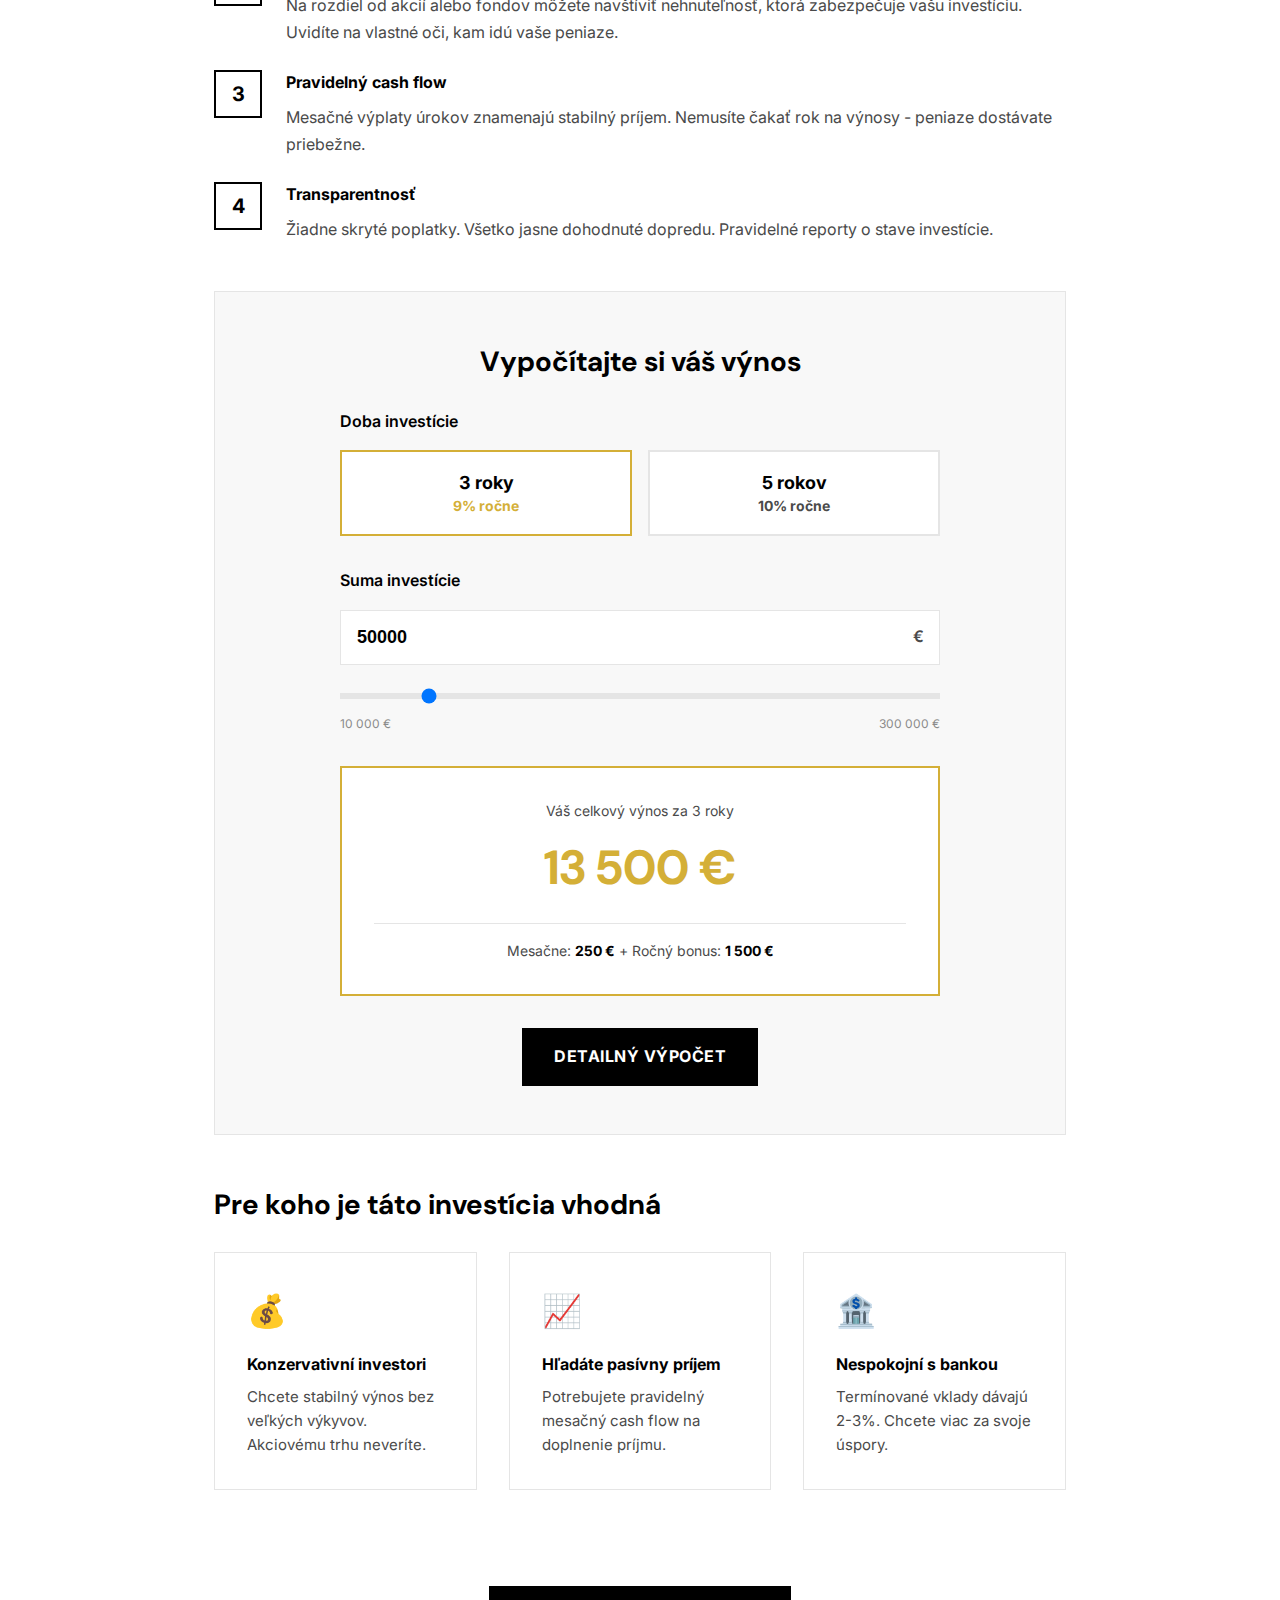
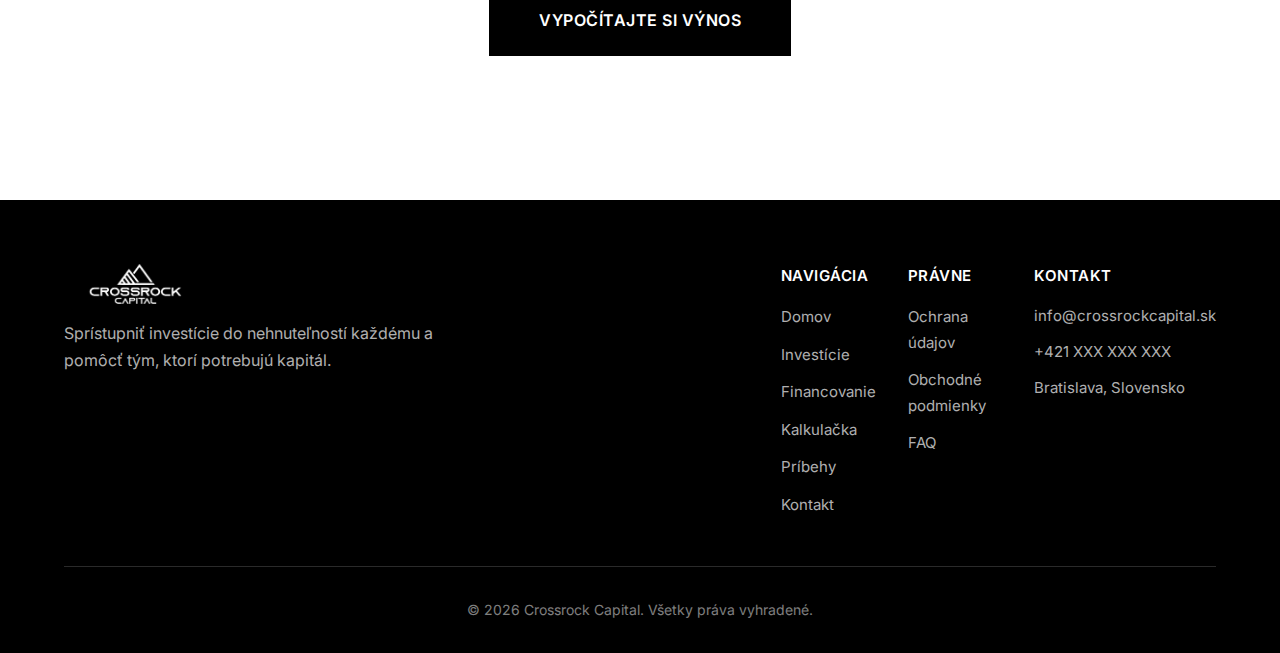
<file: investicie.html>
<!DOCTYPE html>
<html lang="sk">
<head>
    <meta charset="UTF-8">
    <meta name="viewport" content="width=device-width, initial-scale=1.0">
    <title>Investície | Crossrock Capital</title>
    <meta name="description" content="Stabilný 9-10% ročný výnos zabezpečený nehnuteľnosťami. Mesačné výnosy + ročný bonus. Investície, ktoré môžete navštíviť.">
    <link rel="stylesheet" href="styles.css">
    <link href="https://fonts.googleapis.com/css2?family=DM+Sans:wght@400;500;600;700;900&family=Inter:wght@300;400;500;600;700&display=swap" rel="stylesheet">
    <style>
        @media (max-width: 768px) {
            .inv-stats-grid {
                gap: 1.5rem !important;
            }
            .inv-stats-grid .inv-stat-number {
                margin-bottom: 0.15rem !important;
                font-size: 2.5rem !important;
            }
            .inv-period-grid {
                grid-template-columns: 1fr !important;
            }
            .inv-result-box {
                padding: 1.25rem 1rem !important;
            }
            .inv-result-box .inv-result-number {
                font-size: 2.25rem !important;
            }
        }
    </style>
</head>
<body>
    <nav class="navbar" id="navbar">
        <div class="container nav-container">
            <a href="index.html" class="logo">
                <img src="logo.svg" alt="Crossrock Capital" class="logo-img">
            </a>
            <button class="mobile-menu-btn" id="mobileMenuBtn" aria-label="Menu">
                <span></span><span></span><span></span>
            </button>
            <ul class="nav-menu" id="navMenu">
                <li><a href="investicie.html" class="active">Investície</a></li>
                <li><a href="financovanie.html">Financovanie</a></li>
                <li><a href="kalkulacka.html">Kalkulačka</a></li>
                <li><a href="pribehy.html">Príbehy</a></li>
                <li><a href="kontakt.html" class="btn-primary-nav">Kontakt</a></li>
            </ul>
        </div>
    </nav>

    <section class="page-header page-header-hero">
        <div class="container">
            <h1 class="page-title">Investujte s nami</h1>
            <p class="page-subtitle">Stabilný výnos zabezpečený nehnuteľnosťami. Investície, ktoré môžete navštíviť.</p>
        </div>
    </section>

    <!-- Hero Stats -->
    <section style="padding: 4rem 0; background: #000; color: white;">
        <div class="container">
            <div class="inv-stats-grid" style="display: grid; grid-template-columns: repeat(auto-fit, minmax(200px, 1fr)); gap: 3rem; text-align: center;">
                <div>
                    <div class="inv-stat-number" style="font-family: var(--font-display); font-size: 3.5rem; font-weight: 700; color: #D4AF37; margin-bottom: 0.5rem;">9-10%</div>
                    <div style="color: rgba(255,255,255,0.8); font-size: 0.9375rem; text-transform: uppercase; letter-spacing: 0.5px;">Ročný výnos</div>
                </div>
                <div>
                    <div class="inv-stat-number" style="font-family: var(--font-display); font-size: 3.5rem; font-weight: 700; color: #D4AF37; margin-bottom: 0.5rem;">150%</div>
                    <div style="color: rgba(255,255,255,0.8); font-size: 0.9375rem; text-transform: uppercase; letter-spacing: 0.5px;">Zabezpečenie</div>
                </div>
                <div>
                    <div class="inv-stat-number" style="font-family: var(--font-display); font-size: 3.5rem; font-weight: 700; color: #D4AF37; margin-bottom: 0.5rem;">3-5</div>
                    <div style="color: rgba(255,255,255,0.8); font-size: 0.9375rem; text-transform: uppercase; letter-spacing: 0.5px;">Rokov viazanosti</div>
                </div>
            </div>
        </div>
    </section>

    <!-- Main Content -->
    <section style="padding: 6rem 0;">
        <div class="container" style="max-width: 900px;">
            <h2 style="font-family: var(--font-display); font-size: 2.5rem; margin-bottom: 2rem; text-align: center;">Ako to funguje</h2>
            
            <div style="background: #F8F8F8; padding: 3rem; border-left: 4px solid #D4AF37; margin-bottom: 3rem;">
                <h3 style="font-family: var(--font-display); font-size: 1.75rem; margin-bottom: 1rem;">Mesačné výnosy + ročný bonus</h3>
                <p style="color: #4A4A4A; line-height: 1.8; margin-bottom: 1.5rem;">Vaša investícia pracuje pre vás každý mesiac. Dostávate pravidelný mesačný výnos vo výške 6% p.a. (0,5% mesačne) a na konci každého roka bonus 3% alebo 4% podľa doby viazanosti.</p>
                
                <div class="inv-period-grid" style="display: grid; grid-template-columns: 1fr 1fr; gap: 2rem; margin-top: 2rem;">
                    <div style="background: white; padding: 2rem; border: 1px solid #E5E5E5;">
                        <div style="font-weight: 700; margin-bottom: 1rem; color: #D4AF37;">3 roky</div>
                        <div style="font-size: 0.875rem; color: #8A8A8A; margin-bottom: 0.5rem;">Mesačne: 0,5% (6% p.a.)</div>
                        <div style="font-size: 0.875rem; color: #8A8A8A; margin-bottom: 0.5rem;">Ročný bonus: 3%</div>
                        <div style="border-top: 1px solid #E5E5E5; margin: 1rem 0; padding-top: 1rem; font-weight: 700;">Spolu: 9% ročne</div>
                    </div>
                    <div style="background: white; padding: 2rem; border: 1px solid #E5E5E5;">
                        <div style="font-weight: 700; margin-bottom: 1rem; color: #D4AF37;">5 rokov</div>
                        <div style="font-size: 0.875rem; color: #8A8A8A; margin-bottom: 0.5rem;">Mesačne: 0,5% (6% p.a.)</div>
                        <div style="font-size: 0.875rem; color: #8A8A8A; margin-bottom: 0.5rem;">Ročný bonus: 4%</div>
                        <div style="border-top: 1px solid #E5E5E5; margin: 1rem 0; padding-top: 1rem; font-weight: 700;">Spolu: 10% ročne</div>
                    </div>
                </div>
            </div>

            <div style="margin-bottom: 3rem;">
                <h3 style="font-family: var(--font-display); font-size: 1.75rem; margin-bottom: 1.5rem;">Prečo investovať s Crossrock</h3>
                
                <div style="display: flex; flex-direction: column; gap: 1.5rem;">
                    <div style="display: flex; gap: 1.5rem; align-items: flex-start;">
                        <div style="flex-shrink: 0; width: 48px; height: 48px; border: 2px solid #000; display: flex; align-items: center; justify-content: center; font-weight: 700; font-size: 1.25rem;">1</div>
                        <div>
                            <h4 style="font-weight: 700; margin-bottom: 0.5rem;">Zabezpečené nehnuteľnosťami</h4>
                            <p style="color: #4A4A4A; line-height: 1.7;">Každá investícia je zabezpečená nehnuteľnosťami s minimálnou mierou zabezpečenia 150%. Vaše peniaze sú chránené reálnym majetkom.</p>
                        </div>
                    </div>
                    
                    <div style="display: flex; gap: 1.5rem; align-items: flex-start;">
                        <div style="flex-shrink: 0; width: 48px; height: 48px; border: 2px solid #000; display: flex; align-items: center; justify-content: center; font-weight: 700; font-size: 1.25rem;">2</div>
                        <div>
                            <h4 style="font-weight: 700; margin-bottom: 0.5rem;">Môžete si investíciu navštíviť</h4>
                            <p style="color: #4A4A4A; line-height: 1.7;">Na rozdiel od akcií alebo fondov môžete navštíviť nehnuteľnosť, ktorá zabezpečuje vašu investíciu. Uvidíte na vlastné oči, kam idú vaše peniaze.</p>
                        </div>
                    </div>
                    
                    <div style="display: flex; gap: 1.5rem; align-items: flex-start;">
                        <div style="flex-shrink: 0; width: 48px; height: 48px; border: 2px solid #000; display: flex; align-items: center; justify-content: center; font-weight: 700; font-size: 1.25rem;">3</div>
                        <div>
                            <h4 style="font-weight: 700; margin-bottom: 0.5rem;">Pravidelný cash flow</h4>
                            <p style="color: #4A4A4A; line-height: 1.7;">Mesačné výplaty úrokov znamenajú stabilný príjem. Nemusíte čakať rok na výnosy - peniaze dostávate priebežne.</p>
                        </div>
                    </div>
                    
                    <div style="display: flex; gap: 1.5rem; align-items: flex-start;">
                        <div style="flex-shrink: 0; width: 48px; height: 48px; border: 2px solid #000; display: flex; align-items: center; justify-content: center; font-weight: 700; font-size: 1.25rem;">4</div>
                        <div>
                            <h4 style="font-weight: 700; margin-bottom: 0.5rem;">Transparentnosť</h4>
                            <p style="color: #4A4A4A; line-height: 1.7;">Žiadne skryté poplatky. Všetko jasne dohodnuté dopredu. Pravidelné reporty o stave investície.</p>
                        </div>
                    </div>
                </div>
            </div>

            <div style="background: #F8F8F8; color: #000; padding: 3rem; margin-bottom: 3rem; border: 1px solid #E5E5E5;">
                <h3 style="font-family: var(--font-display); font-size: 1.75rem; margin-bottom: 1.5rem; color: #000; text-align: center;">Vypočítajte si váš výnos</h3>
                
                <!-- Mini Calculator -->
                <div style="max-width: 600px; margin: 0 auto;">
                    <div style="margin-bottom: 2rem;">
                        <label style="display: block; font-weight: 600; margin-bottom: 1rem; color: #000;">Doba investície</label>
                        <div style="display: grid; grid-template-columns: 1fr 1fr; gap: 1rem;">
                            <button type="button" class="mini-period-btn active" data-years="3" style="padding: 1.25rem; background: white; border: 2px solid #D4AF37; color: #000; font-weight: 700; cursor: pointer; transition: all 0.3s;">
                                <span style="display: block; font-size: 1.125rem; margin-bottom: 0.25rem;">3 roky</span>
                                <span style="display: block; font-size: 0.875rem; color: #D4AF37;">9% ročne</span>
                            </button>
                            <button type="button" class="mini-period-btn" data-years="5" style="padding: 1.25rem; background: white; border: 2px solid #E5E5E5; color: #000; font-weight: 700; cursor: pointer; transition: all 0.3s;">
                                <span style="display: block; font-size: 1.125rem; margin-bottom: 0.25rem;">5 rokov</span>
                                <span style="display: block; font-size: 0.875rem; color: #4A4A4A;">10% ročne</span>
                            </button>
                        </div>
                    </div>
                    
                    <div style="margin-bottom: 2rem;">
                        <label style="display: block; font-weight: 600; margin-bottom: 1rem; color: #000;">Suma investície</label>
                        <div style="position: relative; margin-bottom: 1rem;">
                            <input type="number" id="miniAmount" value="50000" min="10000" step="1000" style="width: 100%; padding: 1rem 3rem 1rem 1rem; background: white; border: 1px solid #E5E5E5; color: #000; font-size: 1.125rem; font-weight: 600;">
                            <span style="position: absolute; right: 1rem; top: 50%; transform: translateY(-50%); color: #4A4A4A; font-weight: 600;">€</span>
                        </div>
                        <input type="range" id="miniSlider" min="10000" max="300000" step="5000" value="50000" style="width: 100%; height: 6px; background: #E5E5E5; -webkit-appearance: none;">
                        <div style="display: flex; justify-content: space-between; margin-top: 0.5rem; font-size: 0.75rem; color: #8A8A8A;">
                            <span>10 000 €</span>
                            <span>300 000 €</span>
                        </div>
                    </div>
                    
                    <div class="inv-result-box" style="background: white; border: 2px solid #D4AF37; padding: 2rem; margin-bottom: 2rem; text-align: center;">
                        <div style="font-size: 0.875rem; color: #4A4A4A; margin-bottom: 0.5rem;">Váš celkový výnos za <span id="miniPeriodLabel">3 roky</span></div>
                        <div class="inv-result-number" style="font-family: var(--font-display); font-size: 3rem; font-weight: 700; color: #D4AF37;" id="miniTotalReturn">13 500 €</div>
                        <div style="margin-top: 1rem; padding-top: 1rem; border-top: 1px solid #E5E5E5; font-size: 0.875rem; color: #4A4A4A;">
                            Mesačne: <strong id="miniMonthlyReturn" style="color: #000;">250 €</strong> + Ročný bonus: <strong id="miniYearlyBonus" style="color: #000;">1 500 €</strong>
                        </div>
                    </div>
                    
                    <div style="text-align: center;">
                        <a href="kalkulacka.html" style="display: inline-block; padding: 1rem 2rem; background: #000; color: white; font-weight: 700; text-transform: uppercase; letter-spacing: 0.5px; text-decoration: none; transition: all 0.3s;">Detailný výpočet</a>
                    </div>
                </div>
                
                <script>
                const miniAmount = document.getElementById('miniAmount');
                const miniSlider = document.getElementById('miniSlider');
                const miniPeriodBtns = document.querySelectorAll('.mini-period-btn');
                const miniTotalReturn = document.getElementById('miniTotalReturn');
                const miniMonthlyReturn = document.getElementById('miniMonthlyReturn');
                const miniYearlyBonus = document.getElementById('miniYearlyBonus');
                const miniPeriodLabel = document.getElementById('miniPeriodLabel');
                let miniPeriod = 3;
                
                function calculateMini() {
                    const amount = parseFloat(miniAmount.value) || 10000;
                    const years = miniPeriod;
                    const rate = years === 3 ? 0.09 : 0.10;
                    const monthlyRate = 0.06 / 12;
                    const bonusRate = years === 3 ? 0.03 : 0.04;
                    
                    const monthlyValue = amount * monthlyRate;
                    const yearlyBonusValue = amount * bonusRate;
                    const totalReturnValue = (amount * rate) * years;
                    
                    miniTotalReturn.textContent = new Intl.NumberFormat('sk-SK').format(totalReturnValue) + ' €';
                    miniMonthlyReturn.textContent = new Intl.NumberFormat('sk-SK').format(monthlyValue) + ' €';
                    miniYearlyBonus.textContent = new Intl.NumberFormat('sk-SK').format(yearlyBonusValue) + ' €';
                    miniPeriodLabel.textContent = years === 3 ? '3 roky' : '5 rokov';
                }
                
                miniAmount.addEventListener('input', (e) => {
                    miniSlider.value = e.target.value;
                    calculateMini();
                });
                
                miniAmount.addEventListener('blur', (e) => {
                    let value = parseFloat(e.target.value) || 10000;
                    if (value < 10000) {
                        value = 10000;
                        miniAmount.value = value;
                    }
                    miniSlider.value = value;
                    calculateMini();
                });
                
                miniSlider.addEventListener('input', (e) => {
                    miniAmount.value = e.target.value;
                    calculateMini();
                });
                
                miniPeriodBtns.forEach(btn => {
                    btn.addEventListener('click', function() {
                        miniPeriodBtns.forEach(b => {
                            b.style.background = 'white';
                            b.style.borderColor = '#E5E5E5';
                            b.querySelector('span:last-child').style.color = '#4A4A4A';
                        });
                        this.style.background = 'white';
                        this.style.borderColor = '#D4AF37';
                        this.querySelector('span:last-child').style.color = '#D4AF37';
                        miniPeriod = parseInt(this.dataset.years);
                        calculateMini();
                    });
                });
                
                calculateMini();
                </script>
            </div>

            <div style="margin-bottom: 3rem;">
                <h3 style="font-family: var(--font-display); font-size: 1.75rem; margin-bottom: 1.5rem;">Pre koho je táto investícia vhodná</h3>
                
                <div style="display: grid; grid-template-columns: repeat(auto-fit, minmax(250px, 1fr)); gap: 2rem;">
                    <div style="padding: 2rem; border: 1px solid #E5E5E5;">
                        <div style="font-size: 2rem; margin-bottom: 1rem;">💰</div>
                        <h4 style="font-weight: 700; margin-bottom: 0.5rem;">Konzervativní investori</h4>
                        <p style="color: #4A4A4A; font-size: 0.9375rem;">Chcete stabilný výnos bez veľkých výkyvov. Akciovému trhu neveríte.</p>
                    </div>
                    
                    <div style="padding: 2rem; border: 1px solid #E5E5E5;">
                        <div style="font-size: 2rem; margin-bottom: 1rem;">📈</div>
                        <h4 style="font-weight: 700; margin-bottom: 0.5rem;">Hľadáte pasívny príjem</h4>
                        <p style="color: #4A4A4A; font-size: 0.9375rem;">Potrebujete pravidelný mesačný cash flow na doplnenie príjmu.</p>
                    </div>
                    
                    <div style="padding: 2rem; border: 1px solid #E5E5E5;">
                        <div style="font-size: 2rem; margin-bottom: 1rem;">🏦</div>
                        <h4 style="font-weight: 700; margin-bottom: 0.5rem;">Nespokojní s bankou</h4>
                        <p style="color: #4A4A4A; font-size: 0.9375rem;">Termínované vklady dávajú 2-3%. Chcete viac za svoje úspory.</p>
                    </div>
                </div>
            </div>

            <div style="text-align: center; padding: 3rem 0;">
                <a href="kalkulacka.html" class="btn-primary btn-large">Vypočítajte si výnos</a>
            </div>
        </div>
    </section>

    <footer class="footer">
        <div class="container">
            <div class="footer-content">
                <div class="footer-brand">
                    <img src="logo.svg" alt="Crossrock Capital" class="footer-logo">
                    <p class="footer-tagline">Sprístupniť investície do nehnuteľností každému a pomôcť tým, ktorí potrebujú kapitál.</p>
                </div>
                <div class="footer-links">
                    <div class="footer-column">
                        <h4>Navigácia</h4>
                        <ul>
                            <li><a href="index.html">Domov</a></li>
                            <li><a href="investicie.html">Investície</a></li>
                            <li><a href="financovanie.html">Financovanie</a></li>
                            <li><a href="kalkulacka.html">Kalkulačka</a></li>
                            <li><a href="pribehy.html">Príbehy</a></li>
                            <li><a href="kontakt.html">Kontakt</a></li>
                        </ul>
                    </div>
                    <div class="footer-column">
                        <h4>Právne</h4>
                        <ul>
                            <li><a href="privacy-policy.html">Ochrana údajov</a></li>
                            <li><a href="#">Obchodné podmienky</a></li>
                            <li><a href="faq.html">FAQ</a></li>
                        </ul>
                    </div>
                    <div class="footer-column">
                        <h4>Kontakt</h4>
                        <ul>
                            <li>info@crossrockcapital.sk</li>
                            <li>+421 XXX XXX XXX</li>
                            <li>Bratislava, Slovensko</li>
                        </ul>
                    </div>
                </div>
            </div>
            <div class="footer-bottom">
                <p>&copy; 2026 Crossrock Capital. Všetky práva vyhradené.</p>
            </div>
        </div>
    </footer>

    <script src="script.js"></script>
</body>
</html>
</file>
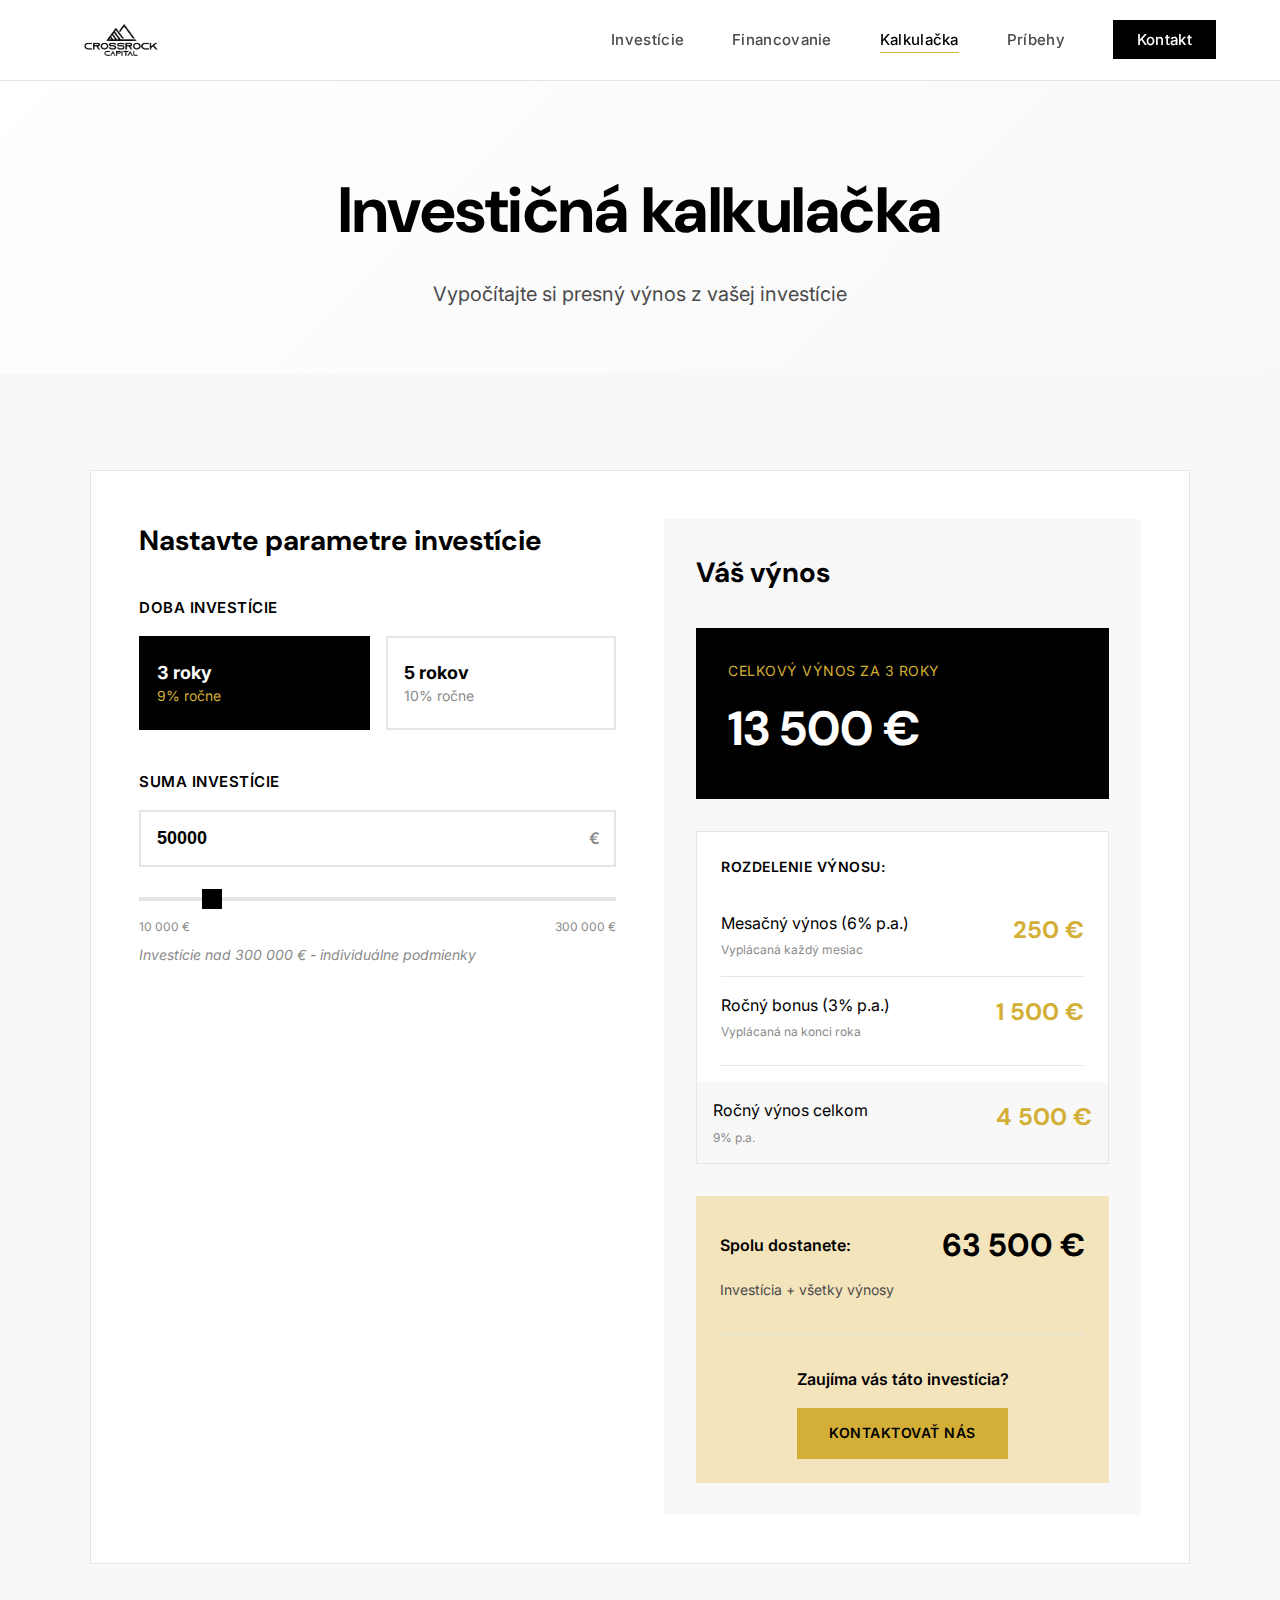
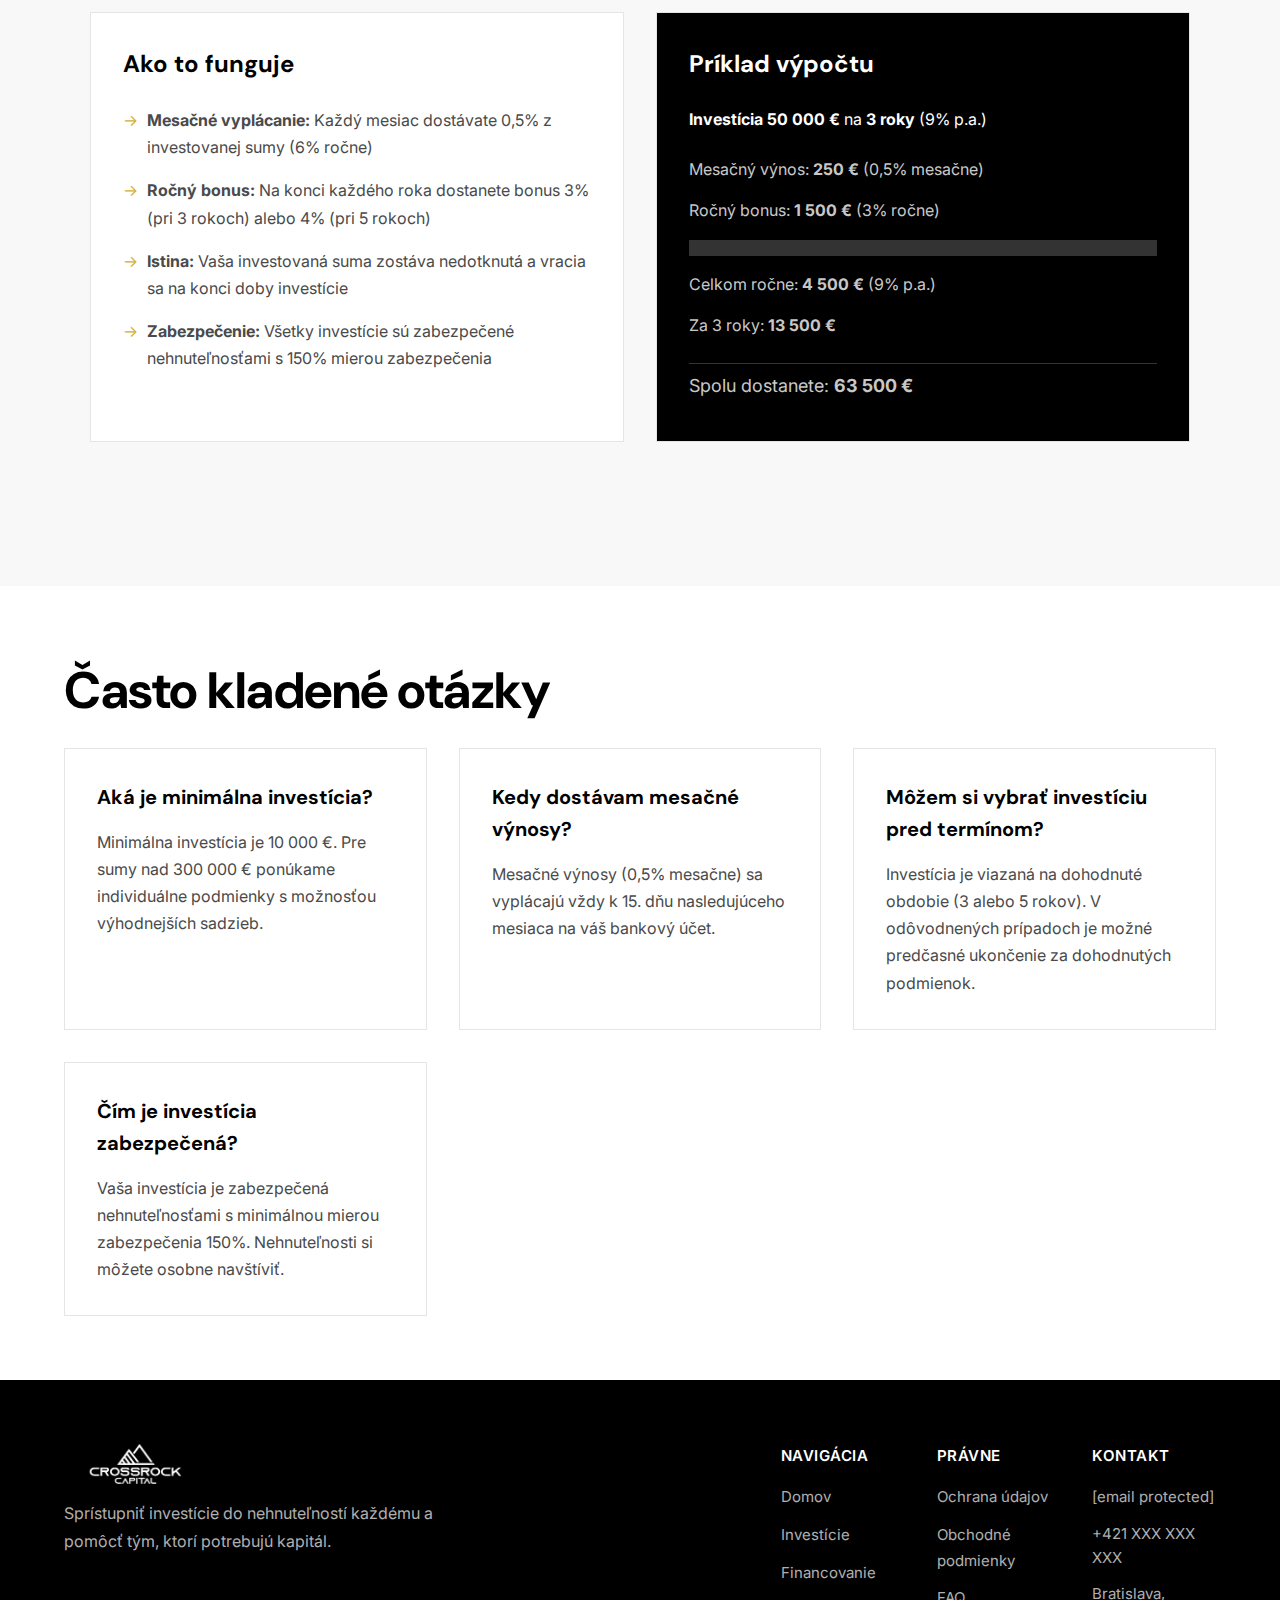
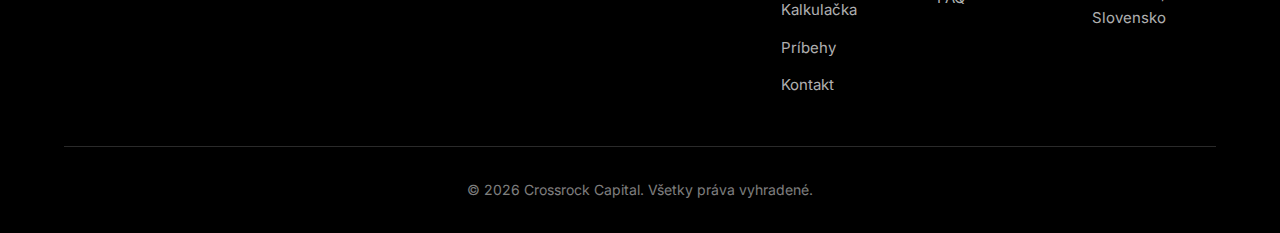
<file: kalkulacka.html>
<!DOCTYPE html>
<html lang="sk">
<head>
    <meta charset="UTF-8">
    <meta name="viewport" content="width=device-width, initial-scale=1.0">
    <title>Investičná kalkulačka | Crossrock Capital</title>
    <meta name="description" content="Vypočítajte si presný výnos z vašej investície. 9-10% ročne s mesačným vyplácani

úrokov.">
    <link rel="stylesheet" href="styles.css">
    <link rel="preconnect" href="https://fonts.googleapis.com">
    <link rel="preconnect" href="https://fonts.gstatic.com" crossorigin>
    <link href="https://fonts.googleapis.com/css2?family=DM+Sans:wght@400;500;600;700;900&family=Inter:wght@300;400;500;600;700&display=swap" rel="stylesheet">
</head>
<body>
    <!-- Navigation -->
    <nav class="navbar" id="navbar">
        <div class="container nav-container">
            <a href="index.html" class="logo">
                <img src="logo.svg" alt="Crossrock Capital" class="logo-img">
            </a>
            
            <button class="mobile-menu-btn" id="mobileMenuBtn" aria-label="Menu">
                <span></span>
                <span></span>
                <span></span>
            </button>
            
            <ul class="nav-menu" id="navMenu">
                <li><a href="investicie.html">Investície</a></li>
                <li><a href="financovanie.html">Financovanie</a></li>
                <li><a href="kalkulacka.html" class="active">Kalkulačka</a></li>
                <li><a href="pribehy.html">Príbehy</a></li>
                <li><a href="kontakt.html" class="btn-primary-nav">Kontakt</a></li>
            </ul>
        </div>
    </nav>

    <!-- Page Header -->
    <section class="page-header">
        <div class="container">
            <h1 class="page-title">Investičná kalkulačka</h1>
            <p class="page-subtitle">Vypočítajte si presný výnos z vašej investície</p>
        </div>
    </section>

    <!-- Calculator Section -->
    <section class="calculator-page">
        <div class="container">
            <div class="calculator-wrapper">
                <div class="calculator-main">
                    <div class="calculator-inputs">
                        <h2>Nastavte parametre investície</h2>
                        
                        <div class="input-group">
                            <label for="investmentPeriod">Doba investície</label>
                            <div class="period-options">
                                <button type="button" class="period-btn active" data-years="3">
                                    <span class="period-years">3 roky</span>
                                    <span class="period-rate">9% ročne</span>
                                </button>
                                <button type="button" class="period-btn" data-years="5">
                                    <span class="period-years">5 rokov</span>
                                    <span class="period-rate">10% ročne</span>
                                </button>
                            </div>
                            <input type="hidden" id="investmentPeriod" value="3">
                        </div>
                        
                        <div class="input-group">
                            <label for="investmentAmount">Suma investície</label>
                            <div class="input-wrapper">
                                <input type="number" id="investmentAmount" value="50000" step="1000">
                                <span class="currency">€</span>
                            </div>
                            <input type="range" id="amountSlider" min="10000" max="300000" step="5000" value="50000" class="slider">
                            <div class="slider-labels">
                                <span>10 000 €</span>
                                <span>300 000 €</span>
                            </div>
                            <p class="input-note">Investície nad 300 000 € - individuálne podmienky</p>
                        </div>
                    </div>
                    
                    <div class="calculator-results">
                        <h3>Váš výnos</h3>
                        
                        <div class="result-section">
                            <div class="result-card highlight-card">
                                <div class="result-label">Celkový výnos za <span id="totalPeriodLabel">3 roky</span></div>
                                <div class="result-value" id="totalReturn">0 €</div>
                            </div>
                            
                            <div class="result-breakdown">
                                <div class="breakdown-title">Rozdelenie výnosu:</div>
                                
                                <div class="breakdown-item">
                                    <div class="breakdown-label">
                                        Mesačný výnos (6% p.a.)
                                        <span class="breakdown-note">Vyplácaná každý mesiac</span>
                                    </div>
                                    <div class="breakdown-value" id="monthlyReturn">0 €</div>
                                </div>
                                
                                <div class="breakdown-item">
                                    <div class="breakdown-label">
                                        Ročný bonus (<span id="bonusPercentLabel">3</span>% p.a.)
                                        <span class="breakdown-note">Vyplácaná na konci roka</span>
                                    </div>
                                    <div class="breakdown-value" id="yearlyBonus">0 €</div>
                                </div>
                                
                                <div class="breakdown-divider"></div>
                                
                                <div class="breakdown-item total">
                                    <div class="breakdown-label">
                                        Ročný výnos celkom
                                        <span class="breakdown-note"><span id="totalRateLabel">9</span>% p.a.</span>
                                    </div>
                                    <div class="breakdown-value" id="yearlyTotal">0 €</div>
                                </div>
                            </div>
                        </div>
                        
                        <div class="result-summary">
                            <div class="summary-item">
                                <span class="summary-label">Spolu dostanete:</span>
                                <span class="summary-value" id="totalWithInvestment">0 €</span>
                            </div>
                            <p class="summary-note">Investícia + všetky výnosy</p>
                            
                            <div style="margin-top: 2rem; padding-top: 2rem; border-top: 1px solid var(--border); text-align: center;">
                                <p style="font-weight: 600; margin-bottom: 1rem; color: var(--text-primary);">Zaujíma vás táto investícia?</p>
                                <a href="kontakt.html" style="display: inline-block; padding: 0.875rem 2rem; background: var(--accent); color: #000; font-weight: 600; text-transform: uppercase; font-size: 0.875rem; letter-spacing: 0.5px; text-decoration: none; transition: all 0.3s;">Kontaktovať nás</a>
                            </div>
                        </div>
                    </div>
                </div>
                
                <div class="calculator-info">
                    <div class="info-card">
                        <h3>Ako to funguje</h3>
                        <ul class="info-list">
                            <li>
                                <strong>Mesačné vyplácanie:</strong> Každý mesiac dostávate 0,5% z investovanej sumy (6% ročne)
                            </li>
                            <li>
                                <strong>Ročný bonus:</strong> Na konci každého roka dostanete bonus 3% (pri 3 rokoch) alebo 4% (pri 5 rokoch)
                            </li>
                            <li>
                                <strong>Istina:</strong> Vaša investovaná suma zostáva nedotknutá a vracia sa na konci doby investície
                            </li>
                            <li>
                                <strong>Zabezpečenie:</strong> Všetky investície sú zabezpečené nehnuteľnosťami s 150% mierou zabezpečenia
                            </li>
                        </ul>
                    </div>
                    
                    <div class="info-card dark-card">
                        <h3>Príklad výpočtu</h3>
                        <div class="example-calc" id="exampleCalc">
                            <p><strong>Investícia 50 000 €</strong> na <strong>3 roky</strong> (9% p.a.)</p>
                            <div class="example-breakdown">
                                <div>Mesačný výnos: <strong>250 €</strong> (0,5% mesačne)</div>
                                <div>Ročný bonus: <strong>1 500 €</strong> (3% ročne)</div>
                                <div class="example-divider"></div>
                                <div>Celkom ročne: <strong>4 500 €</strong> (9% p.a.)</div>
                                <div>Za 3 roky: <strong>13 500 €</strong></div>
                                <div class="example-total">Spolu dostanete: <strong>63 500 €</strong></div>
                            </div>
                        </div>
                    </div>
                </div>
            </div>
        </div>
    </section>

    <!-- FAQ Section -->
    <section class="calculator-faq">
        <div class="container">
            <h2 class="section-title">Často kladené otázky</h2>
            
            <div class="faq-grid">
                <div class="faq-item">
                    <h3>Aká je minimálna investícia?</h3>
                    <p>Minimálna investícia je 10 000 €. Pre sumy nad 300 000 € ponúkame individuálne podmienky s možnosťou výhodnejších sadzieb.</p>
                </div>
                
                <div class="faq-item">
                    <h3>Kedy dostávam mesačné výnosy?</h3>
                    <p>Mesačné výnosy (0,5% mesačne) sa vyplácajú vždy k 15. dňu nasledujúceho mesiaca na váš bankový účet.</p>
                </div>
                
                <div class="faq-item">
                    <h3>Môžem si vybrať investíciu pred termínom?</h3>
                    <p>Investícia je viazaná na dohodnuté obdobie (3 alebo 5 rokov). V odôvodnených prípadoch je možné predčasné ukončenie za dohodnutých podmienok.</p>
                </div>
                
                <div class="faq-item">
                    <h3>Čím je investícia zabezpečená?</h3>
                    <p>Vaša investícia je zabezpečená nehnuteľnosťami s minimálnou mierou zabezpečenia 150%. Nehnuteľnosti si môžete osobne navštíviť.</p>
                </div>
            </div>
        </div>
    </section>

    <!-- Calculator Script -->
    <script src="calculator.js"></script>

    <!-- Footer -->
    <footer class="footer">
        <div class="container">
            <div class="footer-content">
                <div class="footer-brand">
                    <img src="logo.svg" alt="Crossrock Capital" class="footer-logo">
                    <p class="footer-tagline">
                        Sprístupniť investície do nehnuteľností každému a pomôcť tým, ktorí potrebujú kapitál.
                    </p>
                </div>
                
                <div class="footer-links">
                    <div class="footer-column">
                        <h4>Navigácia</h4>
                        <ul>
                            <li><a href="index.html">Domov</a></li>
                            <li><a href="investicie.html">Investície</a></li>
                            <li><a href="financovanie.html">Financovanie</a></li>
                            <li><a href="kalkulacka.html">Kalkulačka</a></li>
                            <li><a href="pribehy.html">Príbehy</a></li>
                            <li><a href="kontakt.html">Kontakt</a></li>
                        </ul>
                    </div>
                    
                    <div class="footer-column">
                        <h4>Právne</h4>
                        <ul>
                            <li><a href="privacy-policy.html">Ochrana údajov</a></li>
                            <li><a href="#">Obchodné podmienky</a></li>
                            <li><a href="faq.html">FAQ</a></li>
                        </ul>
                    </div>
                    
                    <div class="footer-column">
                        <h4>Kontakt</h4>
                        <ul>
                            <li><a href="/cdn-cgi/l/email-protection" class="__cf_email__" data-cfemail="640d0a020b2407160b1717160b070f0705140d1005084a170f">[email&#160;protected]</a></li>
                            <li>+421 XXX XXX XXX</li>
                            <li>Bratislava, Slovensko</li>
                        </ul>
                    </div>
                </div>
            </div>
            
            <div class="footer-bottom">
                <p>&copy; 2026 Crossrock Capital. Všetky práva vyhradené.</p>
            </div>
</file>
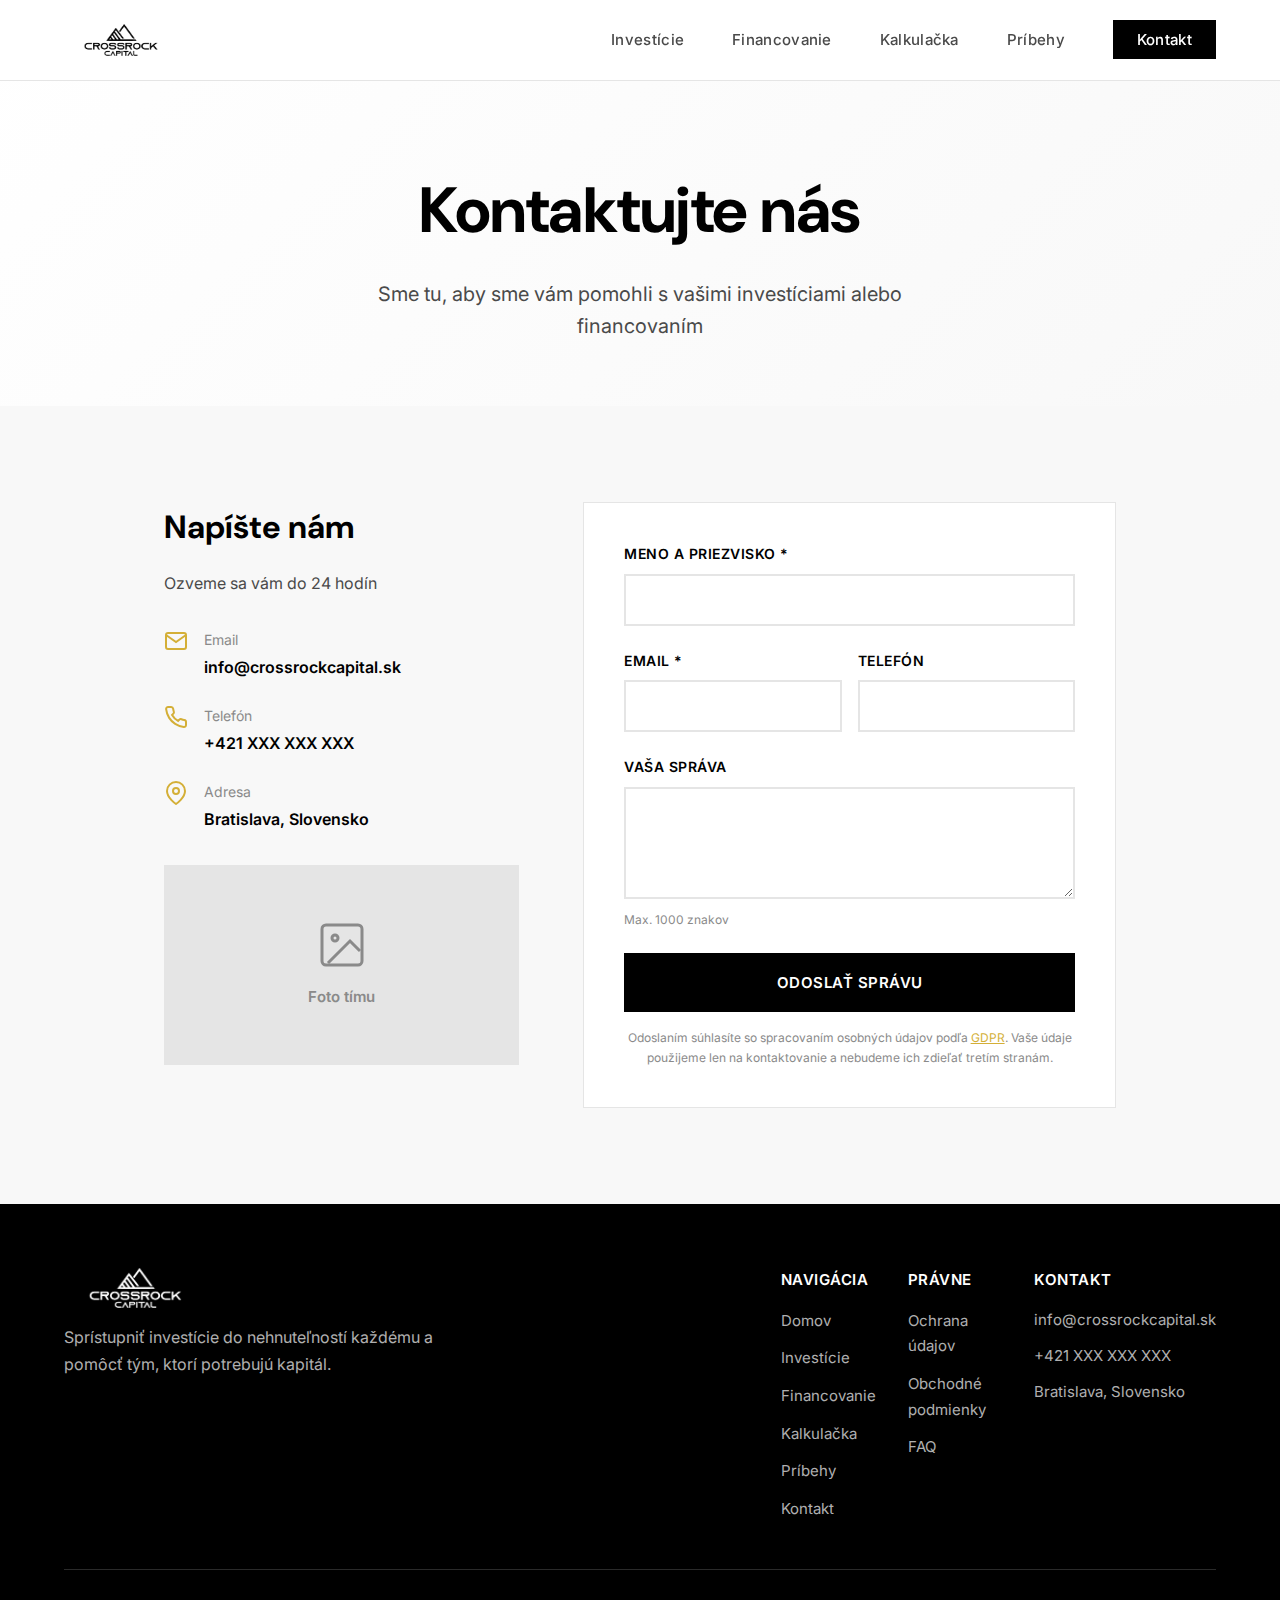
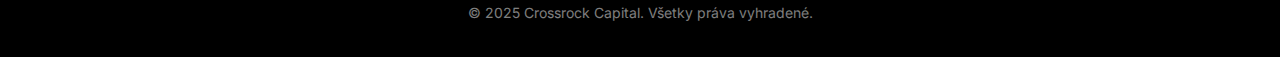
<file: kontakt.html>
<!DOCTYPE html>
<html lang="sk">
<head>
    <meta charset="UTF-8">
    <meta name="viewport" content="width=device-width, initial-scale=1.0">
    <title>Kontakt | Crossrock Capital</title>
    <link rel="stylesheet" href="styles.css">
    <link href="https://fonts.googleapis.com/css2?family=DM+Sans:wght@400;500;600;700;900&family=Inter:wght@300;400;500;600;700&display=swap" rel="stylesheet">
</head>
<body>
    <nav class="navbar" id="navbar">
        <div class="container nav-container">
            <a href="index.html" class="logo">
                <img src="logo.svg" alt="Crossrock Capital" class="logo-img">
            </a>
            <button class="mobile-menu-btn" id="mobileMenuBtn" aria-label="Menu">
                <span></span><span></span><span></span>
            </button>
            <ul class="nav-menu" id="navMenu">
                <li><a href="investicie.html">Investície</a></li>
                <li><a href="financovanie.html">Financovanie</a></li>
                <li><a href="kalkulacka.html">Kalkulačka</a></li>
                <li><a href="pribehy.html">Príbehy</a></li>
                <li><a href="kontakt.html" class="btn-primary-nav active">Kontakt</a></li>
            </ul>
        </div>
    </nav>

    <section class="page-header">
        <div class="container">
            <h1 class="page-title">Kontaktujte nás</h1>
            <p class="page-subtitle">Sme tu, aby sme vám pomohli s vašimi investíciami alebo financovaním</p>
        </div>
    </section>

    <section style="padding: 6rem 0; background: #F8F8F8;">
        <div class="container" style="max-width: 1000px;">
            <div style="display: grid; grid-template-columns: 1fr 1.5fr; gap: 4rem;">
                <div>
                    <h2 style="font-family: var(--font-display); font-size: 2rem; margin-bottom: 1rem;">Napíšte nám</h2>
                    <p style="color: #4A4A4A; margin-bottom: 2rem; line-height: 1.7;">Ozveme sa vám do 24 hodín</p>

                    <div style="display: flex; flex-direction: column; gap: 1.5rem;">
                        <div style="display: flex; gap: 1rem; align-items: flex-start;">
                            <svg width="24" height="24" fill="none" stroke="#D4AF37" stroke-width="2">
                                <path d="M4 4h16c1.1 0 2 .9 2 2v12c0 1.1-.9 2-2 2H4c-1.1 0-2-.9-2-2V6c0-1.1.9-2 2-2z"/>
                                <polyline points="22,6 12,13 2,6"/>
                            </svg>
                            <div>
                                <div style="font-size: 0.875rem; color: #8A8A8A; margin-bottom: 0.25rem;">Email</div>
                                <div style="font-weight: 600;">info@crossrockcapital.sk</div>
                            </div>
                        </div>

                        <div style="display: flex; gap: 1rem; align-items: flex-start;">
                            <svg width="24" height="24" fill="none" stroke="#D4AF37" stroke-width="2">
                                <path d="M22 16.92v3a2 2 0 0 1-2.18 2 19.79 19.79 0 0 1-8.63-3.07 19.5 19.5 0 0 1-6-6 19.79 19.79 0 0 1-3.07-8.67A2 2 0 0 1 4.11 2h3a2 2 0 0 1 2 1.72 12.84 12.84 0 0 0 .7 2.81 2 2 0 0 1-.45 2.11L8.09 9.91a16 16 0 0 0 6 6l1.27-1.27a2 2 0 0 1 2.11-.45 12.84 12.84 0 0 0 2.81.7A2 2 0 0 1 22 16.92z"/>
                            </svg>
                            <div>
                                <div style="font-size: 0.875rem; color: #8A8A8A; margin-bottom: 0.25rem;">Telefón</div>
                                <div style="font-weight: 600;">+421 XXX XXX XXX</div>
                            </div>
                        </div>

                        <div style="display: flex; gap: 1rem; align-items: flex-start;">
                            <svg width="24" height="24" fill="none" stroke="#D4AF37" stroke-width="2">
                                <path d="M21 10c0 7-9 13-9 13s-9-6-9-13a9 9 0 0 1 18 0z"/>
                                <circle cx="12" cy="10" r="3"/>
                            </svg>
                            <div>
                                <div style="font-size: 0.875rem; color: #8A8A8A; margin-bottom: 0.25rem;">Adresa</div>
                                <div style="font-weight: 600;">Bratislava, Slovensko</div>
                            </div>
                        </div>
                    </div>

                    <!-- Photo Placeholder -->
                    <div style="background: #E5E5E5; margin-top: 2rem; padding: 3rem 2rem; display: flex; flex-direction: column; align-items: center; justify-content: center; min-height: 200px;">
                        <svg width="48" height="48" viewBox="0 0 24 24" fill="none" stroke="#8A8A8A" stroke-width="1.5" style="margin-bottom: 1rem;">
                            <rect x="2" y="2" width="20" height="20" rx="2"/>
                            <circle cx="8.5" cy="8.5" r="1.5"/>
                            <path d="M21 15l-5-5L5 21"/>
                        </svg>
                        <span style="color: #8A8A8A; font-size: 0.9375rem; font-weight: 600;">Foto tímu</span>
                    </div>
                </div>

                <div style="background: white; padding: 2.5rem; border: 1px solid #E5E5E5;">
                    <form id="contactForm">
                        <div style="margin-bottom: 1.5rem;">
                            <label style="display: block; font-weight: 600; margin-bottom: 0.5rem; font-size: 0.875rem; text-transform: uppercase; letter-spacing: 0.5px;">Meno a priezvisko *</label>
                            <input type="text" name="name" required maxlength="100" pattern="[A-Za-zÀ-žА-я\s]{2,100}" title="Zadajte platné meno (2-100 znakov)" style="width: 100%; padding: 0.875rem; border: 2px solid #E5E5E5; font-family: inherit; font-size: 1rem;">
                        </div>
                        
                        <div style="display: grid; grid-template-columns: 1fr 1fr; gap: 1rem; margin-bottom: 1.5rem;">
                            <div>
                                <label style="display: block; font-weight: 600; margin-bottom: 0.5rem; font-size: 0.875rem; text-transform: uppercase; letter-spacing: 0.5px;">Email *</label>
                                <input type="email" name="email" required maxlength="100" style="width: 100%; padding: 0.875rem; border: 2px solid #E5E5E5; font-family: inherit; font-size: 1rem;">
                            </div>
                            <div>
                                <label style="display: block; font-weight: 600; margin-bottom: 0.5rem; font-size: 0.875rem; text-transform: uppercase; letter-spacing: 0.5px;">Telefón</label>
                                <input type="tel" name="phone" maxlength="20" pattern="[0-9+\s\-()]{9,20}" title="Zadajte platné telefónne číslo" style="width: 100%; padding: 0.875rem; border: 2px solid #E5E5E5; font-family: inherit; font-size: 1rem;">
                            </div>
                        </div>
                        
                        <div style="margin-bottom: 1.5rem;">
                            <label style="display: block; font-weight: 600; margin-bottom: 0.5rem; font-size: 0.875rem; text-transform: uppercase; letter-spacing: 0.5px;">Vaša správa</label>
                            <textarea name="message" rows="4" maxlength="1000" style="width: 100%; padding: 0.875rem; border: 2px solid #E5E5E5; font-family: inherit; font-size: 1rem; resize: vertical;"></textarea>
                            <div style="font-size: 0.75rem; color: #8A8A8A; margin-top: 0.25rem;">Max. 1000 znakov</div>
                        </div>
                        
                        <!-- Hidden fields for Web3Forms -->
                        <input type="hidden" name="access_key" value="df3457d4-2288-4835-9ab0-caa4f8e48606">
                        <input type="hidden" name="subject" value="Nový lead z Crossrock Capital">
                        
                        <!-- Honeypot spam protection (invisible to users, catches bots) -->
                        <input type="checkbox" name="botcheck" id="botcheck" style="display: none;" tabindex="-1" autocomplete="off">
                        
                        <button type="submit" style="width: 100%; padding: 1.25rem; background: #000; color: white; font-weight: 600; text-transform: uppercase; letter-spacing: 0.5px; font-size: 0.9375rem; cursor: pointer; transition: all 0.3s;">Odoslať správu</button>
                        
                        <div id="formMessage" style="display: none; margin-top: 1rem; padding: 1rem; text-align: center; font-weight: 600;"></div>
                        
                        <p style="font-size: 0.75rem; color: #8A8A8A; margin-top: 1rem; text-align: center; line-height: 1.6;">
                            Odoslaním súhlasíte so spracovaním osobných údajov podľa <a href="privacy-policy.html" style="color: #D4AF37; text-decoration: underline;">GDPR</a>. 
                            Vaše údaje použijeme len na kontaktovanie a nebudeme ich zdieľať tretím stranám.
                        </p>
                    </form>
                </div>
            </div>
        </div>
    </section>

    <footer class="footer">
        <div class="container">
            <div class="footer-content">
                <div class="footer-brand">
                    <img src="logo.svg" alt="Crossrock Capital" class="footer-logo">
                    <p class="footer-tagline">Sprístupniť investície do nehnuteľností každému a pomôcť tým, ktorí potrebujú kapitál.</p>
                </div>
                <div class="footer-links">
                    <div class="footer-column">
                        <h4>Navigácia</h4>
                        <ul>
                            <li><a href="index.html">Domov</a></li>
                            <li><a href="investicie.html">Investície</a></li>
                            <li><a href="financovanie.html">Financovanie</a></li>
                            <li><a href="kalkulacka.html">Kalkulačka</a></li>
                            <li><a href="pribehy.html">Príbehy</a></li>
                            <li><a href="kontakt.html">Kontakt</a></li>
                        </ul>
                    </div>
                    <div class="footer-column">
                        <h4>Právne</h4>
                        <ul>
                            <li><a href="privacy-policy.html">Ochrana údajov</a></li>
                            <li><a href="#">Obchodné podmienky</a></li>
                            <li><a href="faq.html">FAQ</a></li>
                        </ul>
                    </div>
                    <div class="footer-column">
                        <h4>Kontakt</h4>
                        <ul>
                            <li>info@crossrockcapital.sk</li>
                            <li>+421 XXX XXX XXX</li>
                            <li>Bratislava, Slovensko</li>
                        </ul>
                    </div>
                </div>
            </div>
            <div class="footer-bottom">
                <p>&copy; 2025 Crossrock Capital. Všetky práva vyhradené.</p>
            </div>
        </div>
    </footer>

    <script>
    document.getElementById('contactForm').addEventListener('submit', async (e) => {
        e.preventDefault();
        const form = e.target;
        const btn = form.querySelector('button');
        const msg = document.getElementById('formMessage');
        
        btn.textContent = 'Odosiela sa...';
        btn.disabled = true;
        
        try {
            const formData = new FormData(form);
            const data = {};
            formData.forEach((value, key) => { data[key] = value; });
            
            const response = await fetch('https://api.web3forms.com/submit', {
                method: 'POST',
                headers: { 'Content-Type': 'application/json' },
                body: JSON.stringify(data)
            });
            
            const result = await response.json();
            
            if (result.success) {
                msg.textContent = '✓ Správa bola úspešne odoslaná!';
                msg.style.background = '#D4EDDA';
                msg.style.color = '#155724';
                msg.style.border = '1px solid #C3E6CB';
                msg.style.display = 'block';
                form.reset();
            } else {
                throw new Error('Failed');
            }
        } catch (error) {
            msg.textContent = '✗ Nastala chyba. Skúste to prosím znova.';
            msg.style.background = '#F8D7DA';
            msg.style.color = '#721C24';
            msg.style.border = '1px solid #F5C6CB';
            msg.style.display = 'block';
        } finally {
            btn.textContent = 'Odoslať správu';
            btn.disabled = false;
        }
    });
    </script>
    <script src="script.js"></script>
    <!-- Cookie Banner -->
    <div id="cookieBanner" class="cookie-banner" style="display: none;">
        <div class="cookie-content">
            <div class="cookie-text">
                <p>Používame cookies na zlepšenie vášho zážitku. <a href="privacy-policy.html">Viac informácií</a></p>
            </div>
            <div class="cookie-buttons">
                <button id="cookieReject" class="cookie-btn cookie-btn-text">Odmietnuť</button>
                <button id="cookieAccept" class="cookie-btn cookie-btn-primary">Prijať</button>
            </div>
        </div>
    </div>

    <script>
    (function() {
        const banner = document.getElementById("cookieBanner");
        const acceptBtn = document.getElementById("cookieAccept");
        const rejectBtn = document.getElementById("cookieReject");
        const cookieConsent = localStorage.getItem("cookieConsent");
        if (!cookieConsent) {
            setTimeout(() => { banner.style.display = "block"; }, 1000);
        }
        acceptBtn.addEventListener("click", () => {
            localStorage.setItem("cookieConsent", "accepted");
            banner.style.opacity = "0";
            setTimeout(() => { banner.style.display = "none"; }, 300);
        });
        rejectBtn.addEventListener("click", () => {
            localStorage.setItem("cookieConsent", "rejected");
            banner.style.opacity = "0";
            setTimeout(() => { banner.style.display = "none"; }, 300);
        });
    })();
    </script>
</body>
</html>
</file>
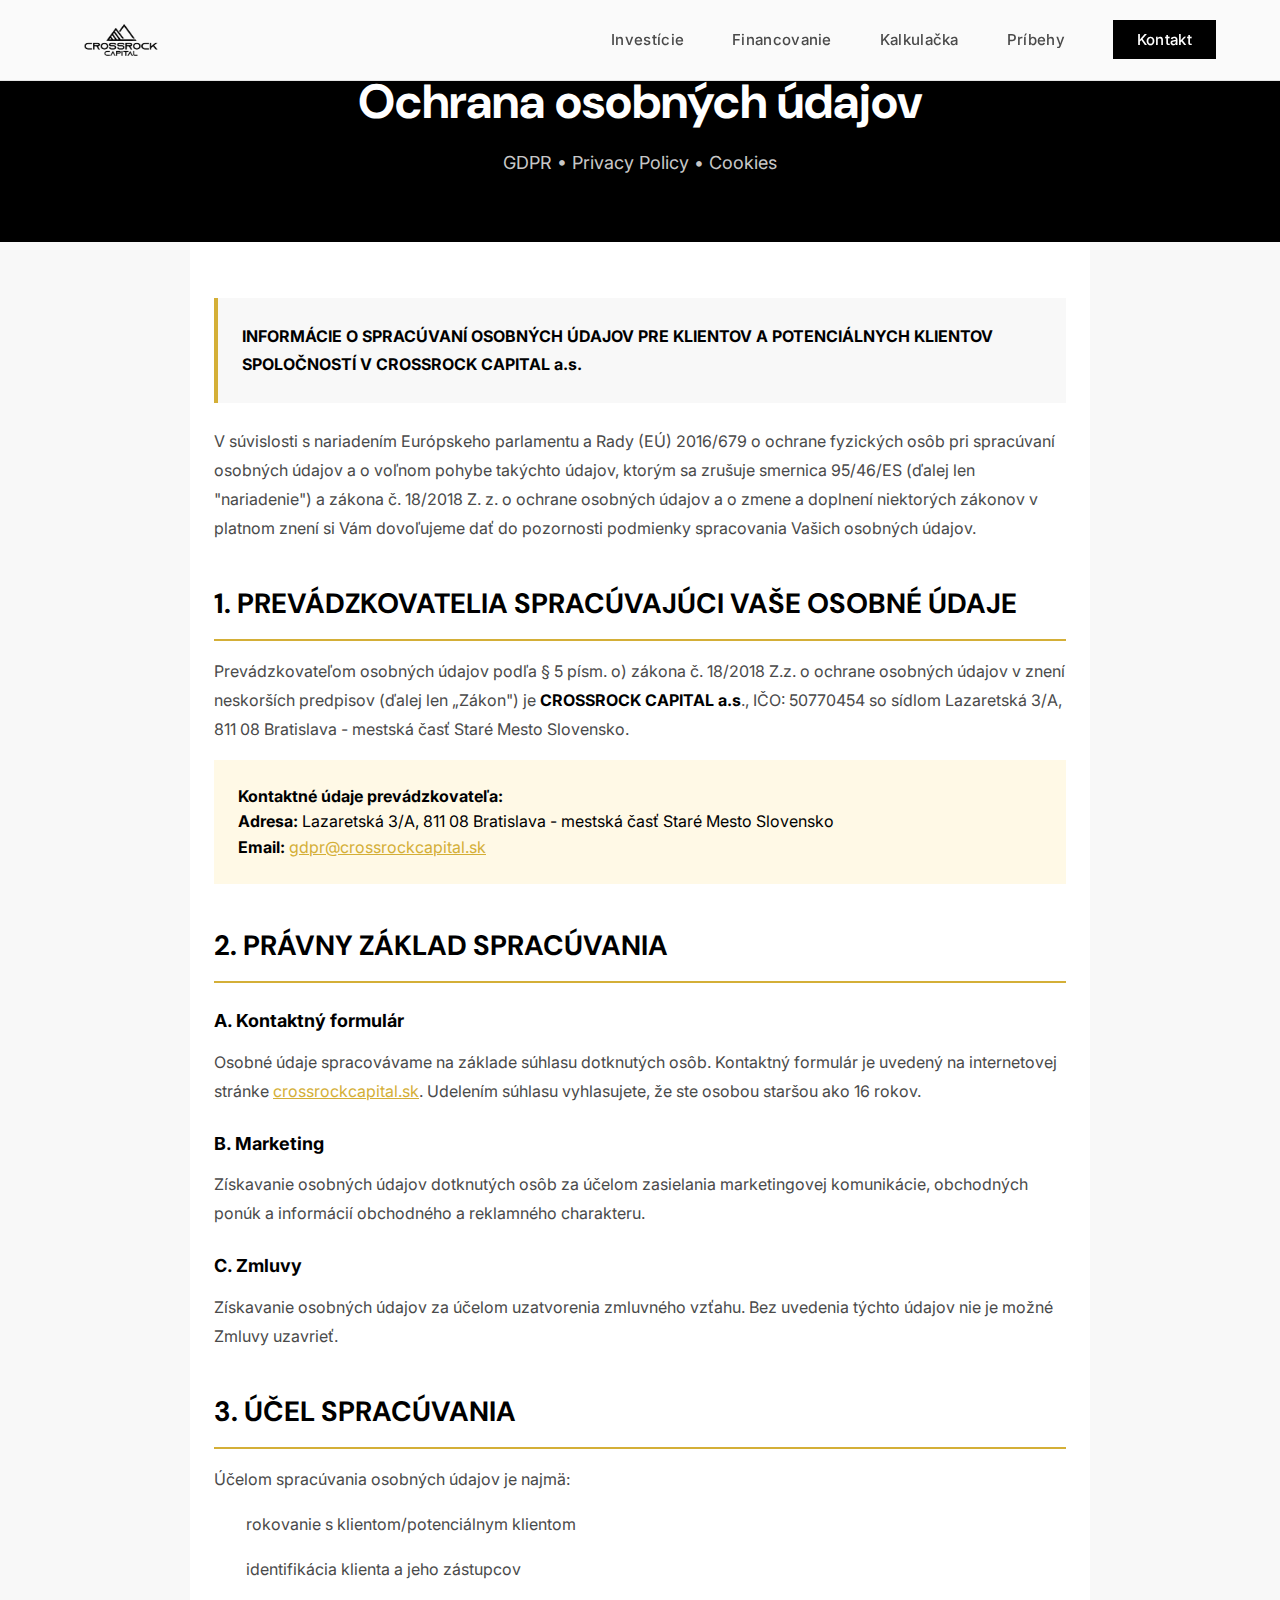
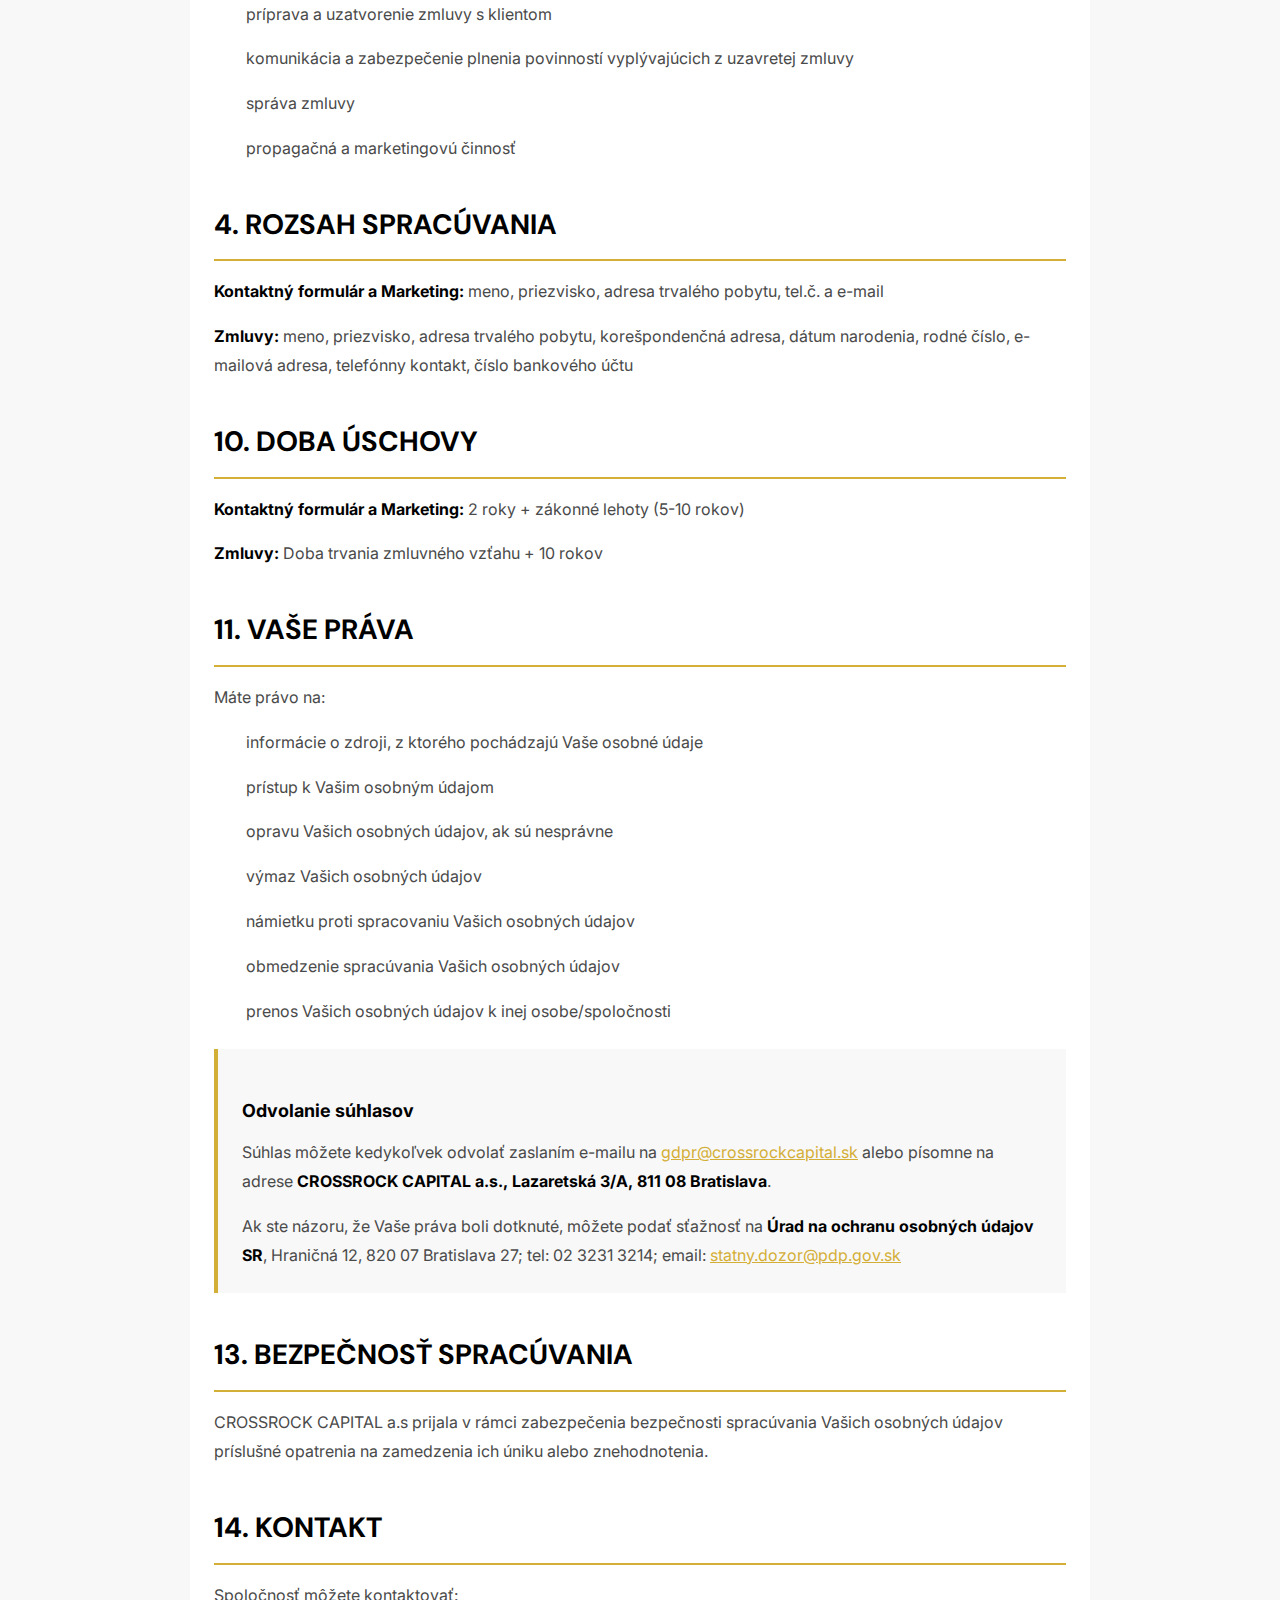
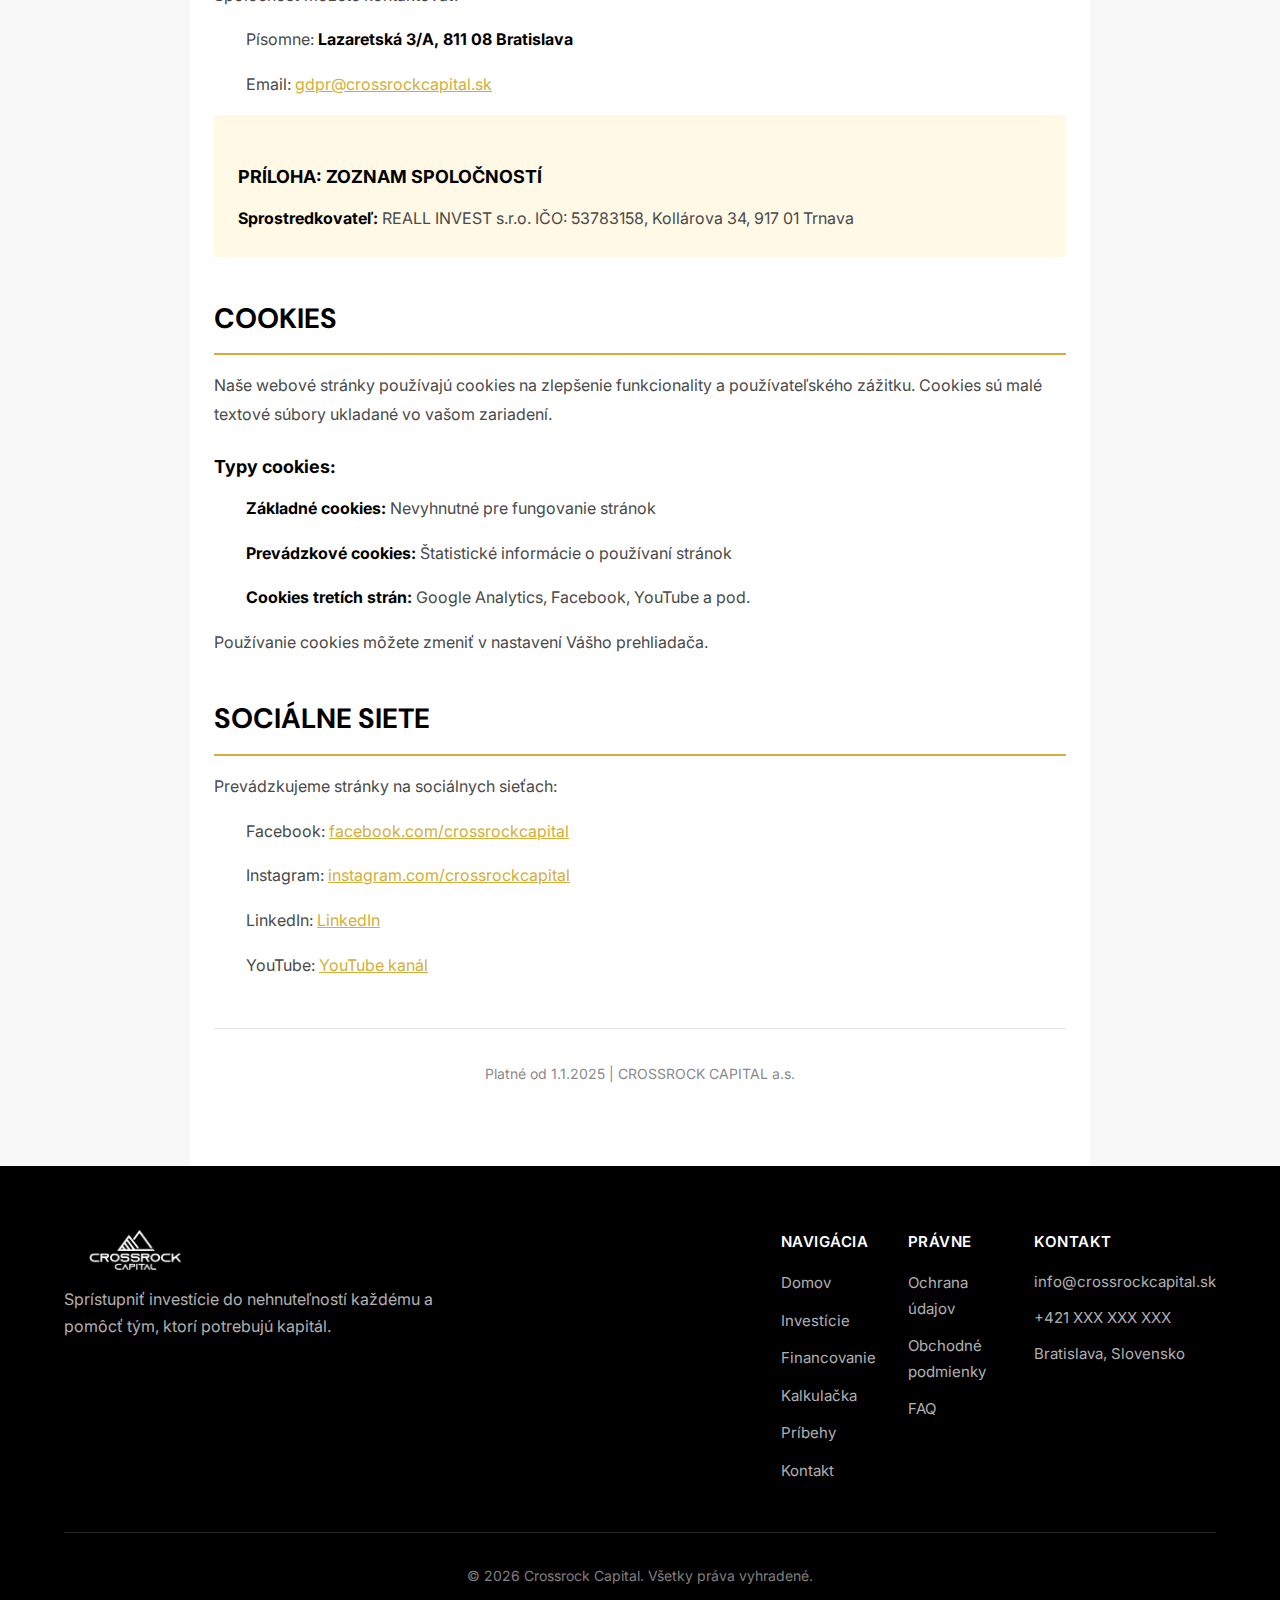
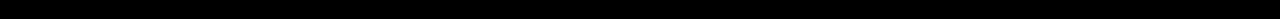
<file: privacy-policy.html>
<!DOCTYPE html>
<html lang="sk">
<head>
    <meta charset="UTF-8">
    <meta name="viewport" content="width=device-width, initial-scale=1.0">
    <title>Ochrana osobných údajov (GDPR) | Crossrock Capital</title>
    <meta name="description" content="Informácie o spracúvaní osobných údajov v súlade s GDPR. Crossrock Capital a.s.">
    <link rel="stylesheet" href="styles.css">
    <link href="https://fonts.googleapis.com/css2?family=DM+Sans:wght@400;500;600;700;900&family=Inter:wght@300;400;500;600;700&display=swap" rel="stylesheet">
    <style>
        .privacy-page { background: #F8F8F8; }
        .privacy-container { max-width: 900px; margin: 0 auto; padding: 2rem 1.5rem 4rem; background: white; }
        .privacy-container h1 { font-family: var(--font-display); font-size: 2.5rem; margin-bottom: 1rem; text-align: center; }
        .privacy-container h2 { font-family: var(--font-display); font-size: 1.75rem; margin: 2.5rem 0 1rem; padding-bottom: 0.75rem; border-bottom: 2px solid #D4AF37; }
        .privacy-container h3 { font-weight: 700; font-size: 1.125rem; margin: 1.5rem 0 0.75rem; }
        .privacy-container p, .privacy-container li { color: #4A4A4A; line-height: 1.8; margin-bottom: 1rem; }
        .privacy-container ul { padding-left: 2rem; }
        .privacy-container a { color: #D4AF37; text-decoration: underline; }
        .privacy-container strong { color: #000; font-weight: 700; }
        .privacy-box { background: #F8F8F8; padding: 1.5rem; margin: 1.5rem 0; border-left: 4px solid #D4AF37; }
        .privacy-contact { background: #FFF9E6; padding: 1.5rem; margin: 1rem 0; }
    </style>
</head>
<body class="privacy-page">
    <nav class="navbar" id="navbar">
        <div class="container nav-container">
            <a href="index.html" class="logo"><img src="logo.svg" alt="Crossrock Capital" class="logo-img"></a>
            <button class="mobile-menu-btn" id="mobileMenuBtn"><span></span><span></span><span></span></button>
            <ul class="nav-menu" id="navMenu">
                <li><a href="investicie.html">Investície</a></li>
                <li><a href="financovanie.html">Financovanie</a></li>
                <li><a href="kalkulacka.html">Kalkulačka</a></li>
                <li><a href="pribehy.html">Príbehy</a></li>
                <li><a href="kontakt.html" class="btn-primary-nav">Kontakt</a></li>
            </ul>
        </div>
    </nav>

    <div style="background: #000; color: white; padding: 4rem 0; text-align: center;">
        <div class="container">
            <h1 style="font-family: var(--font-display); font-size: 3rem; margin-bottom: 0.5rem; color: white;">Ochrana osobných údajov</h1>
            <p style="font-size: 1.125rem; color: rgba(255,255,255,0.8);">GDPR • Privacy Policy • Cookies</p>
        </div>
    </div>

    <div class="privacy-container">
        <div class="privacy-box">
            <p style="margin-bottom: 0;"><strong>INFORMÁCIE O SPRACÚVANÍ OSOBNÝCH ÚDAJOV PRE KLIENTOV A POTENCIÁLNYCH KLIENTOV SPOLOČNOSTÍ V CROSSROCK CAPITAL a.s.</strong></p>
        </div>

        <p>V súvislosti s nariadením Európskeho parlamentu a Rady (EÚ) 2016/679 o ochrane fyzických osôb pri spracúvaní osobných údajov a o voľnom pohybe takýchto údajov, ktorým sa zrušuje smernica 95/46/ES (ďalej len "nariadenie") a zákona č. 18/2018 Z. z. o ochrane osobných údajov a o zmene a doplnení niektorých zákonov v platnom znení si Vám dovoľujeme dať do pozornosti podmienky spracovania Vašich osobných údajov.</p>

        <h2>1. PREVÁDZKOVATELIA SPRACÚVAJÚCI VAŠE OSOBNÉ ÚDAJE</h2>
        <p>Prevádzkovateľom osobných údajov podľa § 5 písm. o) zákona č. 18/2018 Z.z. o ochrane osobných údajov v znení neskorších predpisov (ďalej len „Zákon") je <strong>CROSSROCK CAPITAL a.s</strong>., IČO: 50770454 so sídlom Lazaretská 3/A, 811 08 Bratislava - mestská časť Staré Mesto Slovensko.</p>
        
        <div class="privacy-contact">
            <strong>Kontaktné údaje prevádzkovateľa:</strong><br>
            <strong>Adresa:</strong> Lazaretská 3/A, 811 08 Bratislava - mestská časť Staré Mesto Slovensko<br>
            <strong>Email:</strong> <a href="mailto:gdpr@crossrockcapital.sk">gdpr@crossrockcapital.sk</a>
        </div>

        <h2>2. PRÁVNY ZÁKLAD SPRACÚVANIA</h2>
        <h3>A. Kontaktný formulár</h3>
        <p>Osobné údaje spracovávame na základe súhlasu dotknutých osôb. Kontaktný formulár je uvedený na internetovej stránke <a href="https://crossrockcapital.sk">crossrockcapital.sk</a>. Udelením súhlasu vyhlasujete, že ste osobou staršou ako 16 rokov.</p>

        <h3>B. Marketing</h3>
        <p>Získavanie osobných údajov dotknutých osôb za účelom zasielania marketingovej komunikácie, obchodných ponúk a informácií obchodného a reklamného charakteru.</p>

        <h3>C. Zmluvy</h3>
        <p>Získavanie osobných údajov za účelom uzatvorenia zmluvného vzťahu. Bez uvedenia týchto údajov nie je možné Zmluvy uzavrieť.</p>

        <h2>3. ÚČEL SPRACÚVANIA</h2>
        <p>Účelom spracúvania osobných údajov je najmä:</p>
        <ul>
            <li>rokovanie s klientom/potenciálnym klientom</li>
            <li>identifikácia klienta a jeho zástupcov</li>
            <li>príprava a uzatvorenie zmluvy s klientom</li>
            <li>komunikácia a zabezpečenie plnenia povinností vyplývajúcich z uzavretej zmluvy</li>
            <li>správa zmluvy</li>
            <li>propagačná a marketingovú činnosť</li>
        </ul>

        <h2>4. ROZSAH SPRACÚVANIA</h2>
        <p><strong>Kontaktný formulár a Marketing:</strong> meno, priezvisko, adresa trvalého pobytu, tel.č. a e-mail</p>
        <p><strong>Zmluvy:</strong> meno, priezvisko, adresa trvalého pobytu, korešpondenčná adresa, dátum narodenia, rodné číslo, e-mailová adresa, telefónny kontakt, číslo bankového účtu</p>

        <h2>10. DOBA ÚSCHOVY</h2>
        <p><strong>Kontaktný formulár a Marketing:</strong> 2 roky + zákonné lehoty (5-10 rokov)</p>
        <p><strong>Zmluvy:</strong> Doba trvania zmluvného vzťahu + 10 rokov</p>

        <h2>11. VAŠE PRÁVA</h2>
        <p>Máte právo na:</p>
        <ul>
            <li>informácie o zdroji, z ktorého pochádzajú Vaše osobné údaje</li>
            <li>prístup k Vašim osobným údajom</li>
            <li>opravu Vašich osobných údajov, ak sú nesprávne</li>
            <li>výmaz Vašich osobných údajov</li>
            <li>námietku proti spracovaniu Vašich osobných údajov</li>
            <li>obmedzenie spracúvania Vašich osobných údajov</li>
            <li>prenos Vašich osobných údajov k inej osobe/spoločnosti</li>
        </ul>

        <div class="privacy-box">
            <h3>Odvolanie súhlasov</h3>
            <p>Súhlas môžete kedykoľvek odvolať zaslaním e-mailu na <a href="mailto:gdpr@crossrockcapital.sk">gdpr@crossrockcapital.sk</a> alebo písomne na adrese <strong>CROSSROCK CAPITAL a.s., Lazaretská 3/A, 811 08 Bratislava</strong>.</p>
            <p style="margin-bottom: 0;">Ak ste názoru, že Vaše práva boli dotknuté, môžete podať sťažnosť na <strong>Úrad na ochranu osobných údajov SR</strong>, Hraničná 12, 820 07 Bratislava 27; tel: 02 3231 3214; email: <a href="mailto:statny.dozor@pdp.gov.sk">statny.dozor@pdp.gov.sk</a></p>
        </div>

        <h2>13. BEZPEČNOSŤ SPRACÚVANIA</h2>
        <p>CROSSROCK CAPITAL a.s prijala v rámci zabezpečenia bezpečnosti spracúvania Vašich osobných údajov príslušné opatrenia na zamedzenia ich úniku alebo znehodnotenia.</p>

        <h2>14. KONTAKT</h2>
        <p>Spoločnosť môžete kontaktovať:</p>
        <ul>
            <li>Písomne: <strong>Lazaretská 3/A, 811 08 Bratislava</strong></li>
            <li>Email: <a href="mailto:gdpr@crossrockcapital.sk">gdpr@crossrockcapital.sk</a></li>
        </ul>

        <div class="privacy-contact">
            <h3>PRÍLOHA: ZOZNAM SPOLOČNOSTÍ</h3>
            <p style="margin-bottom: 0;"><strong>Sprostredkovateľ:</strong> REALL INVEST s.r.o. IČO: 53783158, Kollárova 34, 917 01 Trnava</p>
        </div>

        <h2>COOKIES</h2>
        <p>Naše webové stránky používajú cookies na zlepšenie funkcionality a používateľského zážitku. Cookies sú malé textové súbory ukladané vo vašom zariadení.</p>

        <h3>Typy cookies:</h3>
        <ul>
            <li><strong>Základné cookies:</strong> Nevyhnutné pre fungovanie stránok</li>
            <li><strong>Prevádzkové cookies:</strong> Štatistické informácie o používaní stránok</li>
            <li><strong>Cookies tretích strán:</strong> Google Analytics, Facebook, YouTube a pod.</li>
        </ul>

        <p>Používanie cookies môžete zmeniť v nastavení Vášho prehliadača.</p>

        <h2>SOCIÁLNE SIETE</h2>
        <p>Prevádzkujeme stránky na sociálnych sieťach:</p>
        <ul>
            <li>Facebook: <a href="https://www.facebook.com/crossrockcapital" target="_blank">facebook.com/crossrockcapital</a></li>
            <li>Instagram: <a href="https://www.instagram.com/crossrockcapital/" target="_blank">instagram.com/crossrockcapital</a></li>
            <li>LinkedIn: <a href="https://www.linkedin.com/company/102631336" target="_blank">LinkedIn</a></li>
            <li>YouTube: <a href="https://www.youtube.com/channel/UCzT8lONkYLXhvA_DCKCLyBA" target="_blank">YouTube kanál</a></li>
        </ul>

        <p style="text-align: center; margin-top: 3rem; padding-top: 2rem; border-top: 1px solid #E5E5E5; color: #8A8A8A; font-size: 0.875rem;">Platné od 1.1.2025 | CROSSROCK CAPITAL a.s.</p>
    </div>

    <footer class="footer">
        <div class="container">
            <div class="footer-content">
                <div class="footer-brand">
                    <img src="logo.svg" alt="Crossrock Capital" class="footer-logo">
                    <p class="footer-tagline">Sprístupniť investície do nehnuteľností každému a pomôcť tým, ktorí potrebujú kapitál.</p>
                </div>
                <div class="footer-links">
                    <div class="footer-column">
                        <h4>Navigácia</h4>
                        <ul>
                            <li><a href="index.html">Domov</a></li>
                            <li><a href="investicie.html">Investície</a></li>
                            <li><a href="financovanie.html">Financovanie</a></li>
                            <li><a href="kalkulacka.html">Kalkulačka</a></li>
                            <li><a href="pribehy.html">Príbehy</a></li>
                            <li><a href="kontakt.html">Kontakt</a></li>
                        </ul>
                    </div>
                    <div class="footer-column">
                        <h4>Právne</h4>
                        <ul>
                            <li><a href="privacy-policy.html">Ochrana údajov</a></li>
                            <li><a href="#">Obchodné podmienky</a></li>
                            <li><a href="faq.html">FAQ</a></li>
                        </ul>
                    </div>
                    <div class="footer-column">
                        <h4>Kontakt</h4>
                        <ul>
                            <li>info@crossrockcapital.sk</li>
                            <li>+421 XXX XXX XXX</li>
                            <li>Bratislava, Slovensko</li>
                        </ul>
                    </div>
                </div>
            </div>
            <div class="footer-bottom">
                <p>&copy; 2026 Crossrock Capital. Všetky práva vyhradené.</p>
            </div>
        </div>
    </footer>
    <script src="script.js"></script>
    <!-- Cookie Banner -->
    <div id="cookieBanner" class="cookie-banner" style="display: none;">
        <div class="cookie-content">
            <div class="cookie-text">
                <p>Používame cookies na zlepšenie vášho zážitku. <a href="privacy-policy.html">Viac informácií</a></p>
            </div>
            <div class="cookie-buttons">
                <button id="cookieReject" class="cookie-btn cookie-btn-text">Odmietnuť</button>
                <button id="cookieAccept" class="cookie-btn cookie-btn-primary">Prijať</button>
            </div>
        </div>
    </div>

    <script>
    (function() {
        const banner = document.getElementById("cookieBanner");
        const acceptBtn = document.getElementById("cookieAccept");
        const rejectBtn = document.getElementById("cookieReject");
        const cookieConsent = localStorage.getItem("cookieConsent");
        if (!cookieConsent) {
            setTimeout(() => { banner.style.display = "block"; }, 1000);
        }
        acceptBtn.addEventListener("click", () => {
            localStorage.setItem("cookieConsent", "accepted");
            banner.style.opacity = "0";
            setTimeout(() => { banner.style.display = "none"; }, 300);
        });
        rejectBtn.addEventListener("click", () => {
            localStorage.setItem("cookieConsent", "rejected");
            banner.style.opacity = "0";
            setTimeout(() => { banner.style.display = "none"; }, 300);
        });
    })();
    </script>
</body>
</html>
</file>
<file: styles.css>
/* ============================================
   CROSSROCK CAPITAL - BLACK, WHITE & GOLD DESIGN
   ============================================ */

:root {
    /* Colors - Black, White, Gold */
    --primary: #000000;
    --secondary: #FFFFFF;
    --accent: #D4AF37; /* Gold */
    --accent-light: #F4E4BC;
    
    --text-primary: #000000;
    --text-secondary: #4A4A4A;
    --text-light: #8A8A8A;
    
    --bg-primary: #FFFFFF;
    --bg-secondary: #F8F8F8;
    --bg-dark: #000000;
    
    --border: #E5E5E5;
    --border-dark: #2A2A2A;
    
    /* Typography */
    --font-display: 'DM Sans', sans-serif;
    --font-body: 'Inter', sans-serif;
    
    /* Spacing */
    --spacing-xs: 0.5rem;
    --spacing-sm: 1rem;
    --spacing-md: 2rem;
    --spacing-lg: 4rem;
    --spacing-xl: 6rem;
    
    /* Other */
    --radius: 0; /* Sharp edges for elegant look */
    --transition: all 0.3s cubic-bezier(0.4, 0, 0.2, 1);
}

/* ============================================
   RESET & BASE
   ============================================ */

* {
    margin: 0;
    padding: 0;
    box-sizing: border-box;
}

html {
    scroll-behavior: smooth;
    font-size: 16px;
}

body {
    font-family: var(--font-body);
    color: var(--text-primary);
    background: var(--bg-primary);
    line-height: 1.6;
    -webkit-font-smoothing: antialiased;
}

img {
    max-width: 100%;
    height: auto;
    display: block;
}

a {
    text-decoration: none;
    color: inherit;
}

ul {
    list-style: none;
}

button {
    border: none;
    background: none;
    cursor: pointer;
    font-family: inherit;
}

/* ============================================
   CONTAINER
   ============================================ */

.container {
    max-width: 1200px;
    margin: 0 auto;
    padding: 0 1.5rem;
}

@media (max-width: 768px) {
    .container {
        padding: 0 1rem;
    }
}

/* ============================================
   NAVIGATION
   ============================================ */

.navbar {
    position: fixed;
    top: 0;
    left: 0;
    right: 0;
    z-index: 1000;
    background: rgba(255, 255, 255, 0.98);
    backdrop-filter: blur(10px);
    border-bottom: 1px solid var(--border);
    transition: var(--transition);
}

.navbar.scrolled {
    box-shadow: 0 2px 20px rgba(0, 0, 0, 0.05);
}

.nav-container {
    display: flex;
    justify-content: space-between;
    align-items: center;
    height: 80px;
}

.logo-img {
    height: 32px;
    width: auto;
}

.nav-menu {
    display: flex;
    gap: 3rem;
    align-items: center;
}

.nav-menu a {
    font-weight: 500;
    font-size: 0.9375rem;
    letter-spacing: 0.3px;
    color: var(--text-secondary);
    transition: var(--transition);
    position: relative;
}

.nav-menu a:hover,
.nav-menu a.active {
    color: var(--text-primary);
}

.nav-menu a::after {
    content: '';
    position: absolute;
    bottom: -4px;
    left: 0;
    width: 0;
    height: 1px;
    background: var(--accent);
    transition: var(--transition);
}

.nav-menu a:hover::after,
.nav-menu a.active::after {
    width: 100%;
}

.btn-primary-nav {
    background: var(--primary);
    color: white !important;
    padding: 0.625rem 1.5rem;
    font-weight: 600;
}

.btn-primary-nav::after {
    display: none;
}

.btn-primary-nav:hover {
    background: var(--accent);
}

/* Mobile Menu */
.mobile-menu-btn {
    display: none;
    flex-direction: column;
    gap: 5px;
    padding: 0.5rem;
    z-index: 1001;
}

.mobile-menu-btn span {
    width: 25px;
    height: 2px;
    background: var(--text-primary);
    transition: var(--transition);
}

@media (max-width: 768px) {
    .mobile-menu-btn {
        display: flex;
    }
    
    .nav-menu {
        position: fixed;
        top: 80px;
        left: 0;
        right: 0;
        background: white;
        flex-direction: column;
        gap: 0;
        padding: 2rem 1.5rem;
        transform: translateX(100%);
        transition: var(--transition);
        box-shadow: 0 10px 30px rgba(0, 0, 0, 0.1);
        max-height: calc(100vh - 80px);
        overflow-y: auto;
    }
    
    .nav-menu.active {
        transform: translateX(0);
    }
    
    .nav-menu li {
        width: 100%;
        padding: 1rem 0;
        border-bottom: 1px solid var(--border);
    }
    
    .nav-menu a {
        display: block;
        width: 100%;
        font-size: 1.125rem;
    }
    
    .mobile-menu-btn.active span:nth-child(1) {
        transform: rotate(45deg) translate(7px, 7px);
    }
    
    .mobile-menu-btn.active span:nth-child(2) {
        opacity: 0;
    }
    
    .mobile-menu-btn.active span:nth-child(3) {
        transform: rotate(-45deg) translate(6px, -6px);
    }
}

/* ============================================
   BUTTONS
   ============================================ */

.btn-primary,
.btn-secondary {
    display: inline-flex;
    align-items: center;
    justify-content: center;
    padding: 1rem 2.5rem;
    font-weight: 600;
    font-size: 0.9375rem;
    letter-spacing: 0.5px;
    transition: var(--transition);
    cursor: pointer;
    text-transform: uppercase;
}

.btn-primary {
    background: var(--primary);
    color: white;
    border: 2px solid var(--primary);
}

.btn-primary:hover {
    background: var(--accent);
    border-color: var(--accent);
}

.btn-secondary {
    background: transparent;
    color: var(--text-primary);
    border: 2px solid var(--primary);
}

.btn-secondary:hover {
    background: var(--primary);
    color: white;
}

.btn-large {
    padding: 1.25rem 3rem;
    font-size: 1rem;
}

/* ============================================
   HERO SECTION
   ============================================ */

.hero {
    min-height: 100vh;
    display: flex;
    align-items: center;
    padding: 8rem 0 4rem;
    position: relative;
    overflow: hidden;
    background: linear-gradient(rgba(0, 0, 0, 0.55), rgba(0, 0, 0, 0.55)),
                url('https://images.unsplash.com/photo-1486406146926-c627a92ad1ab?w=1920&q=80') center/cover no-repeat;
    color: white;
}

.hero-content {
    max-width: 800px;
    position: relative;
    z-index: 1;
}

.hero-badge {
    display: inline-flex;
    align-items: center;
    gap: 0.5rem;
    padding: 0.5rem 1.25rem;
    background: rgba(212, 175, 55, 0.2);
    color: #D4AF37;
    font-size: 0.875rem;
    font-weight: 600;
    margin-bottom: 2rem;
    letter-spacing: 0.5px;
}

.hero-badge svg {
    color: var(--accent);
}

.hero-title {
    font-family: var(--font-display);
    font-size: clamp(2.5rem, 6vw, 5rem);
    font-weight: 900;
    line-height: 1.1;
    margin-bottom: 1.5rem;
    letter-spacing: -1px;
}

.highlight {
    color: var(--accent);
    position: relative;
}

.hero-subtitle {
    font-size: clamp(1.125rem, 2vw, 1.25rem);
    color: rgba(255, 255, 255, 0.85);
    margin-bottom: 2.5rem;
    max-width: 600px;
    line-height: 1.7;
}

.hero-cta {
    display: flex;
    gap: 1rem;
    margin-bottom: 4rem;
    flex-wrap: wrap;
}

.hero-cta .btn-primary {
    background: white;
    color: var(--primary);
    border-color: white;
}

.hero-cta .btn-primary:hover {
    background: var(--accent);
    color: white;
    border-color: var(--accent);
}

.hero-cta .btn-secondary {
    background: transparent;
    color: white;
    border-color: white;
}

.hero-cta .btn-secondary:hover {
    background: white;
    color: var(--primary);
}

.hero-stats {
    display: grid;
    grid-template-columns: repeat(auto-fit, minmax(120px, 1fr));
    gap: 3rem;
    padding-top: 3rem;
    border-top: 1px solid rgba(255, 255, 255, 0.2);
}

.stat-item {
    text-align: left;
}

.stat-number {
    font-family: var(--font-display);
    font-size: 3rem;
    font-weight: 700;
    color: var(--accent);
    margin-bottom: 0.25rem;
}

.stat-label {
    font-size: 0.9375rem;
    color: rgba(255, 255, 255, 0.8);
    font-weight: 500;
    text-transform: uppercase;
    letter-spacing: 0.5px;
}

@media (max-width: 768px) {
    .hero {
        min-height: auto;
        padding: 6rem 0 3rem;
    }

    .hero-cta {
        flex-direction: column;
    }

    .hero-cta .btn-primary,
    .hero-cta .btn-secondary {
        width: 100%;
    }

    .hero-stats {
        grid-template-columns: repeat(3, 1fr);
        gap: 1rem;
    }

    .stat-item {
        text-align: center;
    }

    .stat-number {
        font-size: 1.75rem;
    }

    .stat-label {
        font-size: 0.6875rem;
    }
}

/* ============================================
   SECTIONS
   ============================================ */

.services-overview,
.calculator-teaser,
.featured-stories,
.trust-section,
.cta-section {
    padding: var(--spacing-xl) 0;
}

.section-header {
    text-align: center;
    margin-bottom: var(--spacing-lg);
}

.section-title {
    font-family: var(--font-display);
    font-size: clamp(2rem, 4vw, 3.5rem);
    font-weight: 700;
    margin-bottom: 1rem;
    letter-spacing: -0.5px;
}

.section-subtitle {
    font-size: 1.25rem;
    color: var(--text-secondary);
    max-width: 600px;
    margin: 0 auto;
}

.section-cta {
    text-align: center;
    margin-top: 3rem;
}

/* ============================================
   SERVICES
   ============================================ */

.services-overview {
    background: var(--bg-secondary);
}

.services-grid {
    display: grid;
    grid-template-columns: repeat(auto-fit, minmax(300px, 1fr));
    gap: 3rem;
}

.service-card {
    background: white;
    padding: 3rem;
    border: 1px solid var(--border);
    transition: var(--transition);
    position: relative;
    display: block;
}

.service-card:hover {
    transform: translateY(-10px);
    border-color: var(--accent);
    box-shadow: 0 20px 60px rgba(0, 0, 0, 0.08);
}

.story-number {
    position: absolute;
    top: 1rem;
    right: 1rem;
    font-family: var(--font-display);
    font-size: 3rem;
    font-weight: 700;
    color: var(--accent-light);
    line-height: 1;
    z-index: 1;
    pointer-events: none;
}

.service-icon {
    width: 64px;
    height: 64px;
    display: flex;
    align-items: center;
    justify-content: center;
    border: 2px solid var(--primary);
    color: var(--primary);
    margin-bottom: 2rem;
    transition: var(--transition);
}

.service-card:hover .service-icon {
    border-color: var(--accent);
    color: var(--accent);
}

.service-title {
    font-family: var(--font-display);
    font-size: 1.75rem;
    font-weight: 700;
    margin-bottom: 1rem;
}

.service-description {
    color: var(--text-secondary);
    margin-bottom: 2rem;
    line-height: 1.7;
}

.service-link {
    display: inline-flex;
    align-items: center;
    gap: 0.5rem;
    font-weight: 600;
    text-transform: uppercase;
    letter-spacing: 0.5px;
    font-size: 0.875rem;
    transition: var(--transition);
}

.service-card:hover .service-link {
    gap: 0.75rem;
    color: var(--accent);
}

/* ============================================
   CALCULATOR TEASER
   ============================================ */

.calculator-teaser {
    background: var(--bg-dark);
    color: white;
}

.calculator-teaser-content {
    display: flex;
    align-items: center;
    justify-content: space-between;
    gap: 3rem;
    max-width: 900px;
    margin: 0 auto;
    flex-wrap: wrap;
}

.teaser-icon {
    flex-shrink: 0;
    color: var(--accent);
}

.teaser-text {
    flex: 1;
}

.teaser-text h2 {
    font-family: var(--font-display);
    font-size: 2rem;
    margin-bottom: 0.5rem;
}

.teaser-text p {
    color: rgba(255, 255, 255, 0.7);
}

@media (max-width: 768px) {
    .services-grid {
        grid-template-columns: 1fr;
        gap: 1.5rem;
    }

    .service-card {
        padding: 1.5rem;
    }

    .service-icon {
        width: 48px;
        height: 48px;
        margin-bottom: 1rem;
    }

    .service-title {
        font-size: 1.25rem;
        margin-bottom: 0.75rem;
    }

    .service-description {
        font-size: 0.875rem;
        margin-bottom: 1rem;
    }

    .calculator-teaser-content {
        flex-direction: column;
        text-align: center;
    }

    .btn-large {
        width: 100%;
    }
}

/* ============================================
   STORIES SLIDER
   ============================================ */

.stories-mobile-marquee {
    display: none;
}

.mobile-dots {
    display: none;
}

.stories-slider-wrapper {
    overflow: hidden;
    position: relative;
}

.stories-slider {
    display: flex;
    transition: transform 0.6s ease;
}

.stories-slide {
    min-width: 100%;
    display: grid;
    grid-template-columns: repeat(3, 1fr);
    gap: 2rem;
    padding: 0 0.5rem;
}

.story-card {
    background: white;
    border: 1px solid var(--border);
    padding: 2.5rem 2rem;
    transition: var(--transition);
    text-align: center;
}

.story-card:hover {
    box-shadow: 0 10px 40px rgba(0, 0, 0, 0.06);
}

.story-card .card-avatar {
    width: 80px;
    height: 80px;
    border-radius: 50%;
    object-fit: cover;
    margin: 0 auto 1.25rem;
    border: 2px solid #E5E5E5;
    display: block;
}

.story-card .card-name {
    font-family: var(--font-display);
    font-weight: 700;
    font-size: 1.125rem;
    margin-bottom: 0.25rem;
}

.story-card .card-type {
    font-size: 0.8125rem;
    color: #D4AF37;
    font-weight: 600;
    margin-bottom: 1.25rem;
}

.story-card .card-quote {
    font-style: italic;
    font-size: 1rem;
    line-height: 1.7;
    color: var(--text-secondary);
    margin-bottom: 1.5rem;
    overflow-wrap: break-word;
}

.story-card .card-title {
    font-family: var(--font-display);
    font-weight: 700;
    font-size: 1.125rem;
    line-height: 1.3;
    margin-bottom: 0.75rem;
}

.story-card .card-desc {
    font-size: 0.9375rem;
    color: var(--text-secondary);
    line-height: 1.7;
}

.slider-dots {
    display: flex;
    justify-content: center;
    gap: 0.75rem;
    margin-top: 2.5rem;
}

.slider-dot {
    width: 10px;
    height: 10px;
    border-radius: 50%;
    background: #E5E5E5;
    border: none;
    cursor: pointer;
    transition: all 0.3s;
    padding: 0;
}

.slider-dot.active {
    background: #D4AF37;
    transform: scale(1.2);
}

@media (max-width: 768px) {
    .stories-slider-wrapper {
        overflow: hidden;
    }

    .stories-slider {
        display: block;
        transform: none !important;
    }

    .stories-slide {
        display: none;
    }

    .stories-mobile-marquee {
        display: flex;
        gap: 1.5rem;
        overflow-x: auto;
        scroll-snap-type: x mandatory;
        -webkit-overflow-scrolling: touch;
        scrollbar-width: none;
        padding-bottom: 0.5rem;
    }

    .stories-mobile-marquee::-webkit-scrollbar {
        display: none;
    }

    .stories-mobile-marquee .story-card {
        width: calc(100vw - 2rem);
        min-width: calc(100vw - 2rem);
        max-width: calc(100vw - 2rem);
        flex-shrink: 0;
        scroll-snap-align: start;
        overflow: hidden;
        word-wrap: break-word;
    }

    .slider-dots {
        display: none;
    }

    .mobile-dots {
        display: flex;
        justify-content: center;
        gap: 0.5rem;
        margin-top: 1rem;
    }

    .mobile-dot {
        width: 8px;
        height: 8px;
        border-radius: 50%;
        background: #E5E5E5;
        border: none;
        padding: 0;
        transition: all 0.3s;
    }

    .mobile-dot.active {
        background: #D4AF37;
        transform: scale(1.3);
    }
}

/* ============================================
   TRUST SECTION
   ============================================ */

.trust-section {
    background: var(--bg-secondary);
}

.trust-grid {
    display: grid;
    grid-template-columns: repeat(auto-fit, minmax(250px, 1fr));
    gap: 3rem;
}

.trust-item {
    text-align: center;
}

.trust-icon {
    width: 80px;
    height: 80px;
    margin: 0 auto 1.5rem;
    display: flex;
    align-items: center;
    justify-content: center;
    border: 2px solid var(--primary);
    color: var(--primary);
}

.trust-item h3 {
    font-family: var(--font-display);
    font-size: 1.5rem;
    margin-bottom: 0.75rem;
}

.trust-item p {
    color: var(--text-secondary);
    line-height: 1.7;
}

/* ============================================
   CTA SECTION
   ============================================ */

.cta-section {
    background: linear-gradient(135deg, #000000 0%, #1A1A1A 100%);
    color: white;
    text-align: center;
}

.cta-content h2 {
    font-family: var(--font-display);
    font-size: 2.5rem;
    margin-bottom: 1rem;
}

.cta-content p {
    color: rgba(255, 255, 255, 0.7);
    font-size: 1.25rem;
    margin-bottom: 2rem;
}

.cta-buttons {
    display: flex;
    gap: 1rem;
    justify-content: center;
    flex-wrap: wrap;
}

.cta-section .btn-primary {
    background: var(--accent);
    border-color: var(--accent);
}

.cta-section .btn-primary:hover {
    background: white;
    color: var(--primary);
}

.cta-section .btn-secondary {
    border-color: white;
    color: white;
}

.cta-section .btn-secondary:hover {
    background: white;
    color: var(--primary);
}

/* ============================================
   FOOTER
   ============================================ */

.footer {
    background: var(--bg-dark);
    color: white;
    padding: 4rem 0 2rem;
}

.footer-content {
    display: grid;
    grid-template-columns: 1.5fr 1fr;
    gap: 4rem;
    margin-bottom: 3rem;
}

.footer-logo {
    height: 40px;
    width: auto;
    margin-bottom: 1rem;
    filter: brightness(0) invert(1);
}

.footer-tagline {
    color: rgba(255, 255, 255, 0.7);
    line-height: 1.7;
    max-width: 400px;
}

.footer-links {
    display: grid;
    grid-template-columns: repeat(3, 1fr);
    gap: 2rem;
}

.footer-column h4 {
    font-weight: 600;
    margin-bottom: 1rem;
    font-size: 0.9375rem;
    letter-spacing: 0.5px;
    text-transform: uppercase;
}

.footer-column ul {
    display: flex;
    flex-direction: column;
    gap: 0.75rem;
}

.footer-column a {
    color: rgba(255, 255, 255, 0.7);
    transition: var(--transition);
    font-size: 0.9375rem;
}

.footer-column a:hover {
    color: var(--accent);
}

.footer-column li:not(:has(a)) {
    color: rgba(255, 255, 255, 0.7);
    font-size: 0.9375rem;
}

.footer-bottom {
    text-align: center;
    padding-top: 2rem;
    border-top: 1px solid var(--border-dark);
    color: rgba(255, 255, 255, 0.5);
    font-size: 0.875rem;
}

@media (max-width: 768px) {
    .footer-content {
        grid-template-columns: 1fr;
        gap: 2rem;
    }

    .footer-links {
        grid-template-columns: 1fr 1fr;
        gap: 1.5rem;
    }

    .footer-column:last-child {
        grid-column: 1 / -1;
    }
}

/* ============================================
   PAGE HEADER (for subpages)
   ============================================ */

.page-header {
    padding: 10rem 0 4rem;
    background: linear-gradient(135deg, #FFFFFF 0%, #F8F8F8 100%);
    text-align: center;
}

.page-title {
    font-family: var(--font-display);
    font-size: clamp(2.5rem, 5vw, 4rem);
    font-weight: 700;
    margin-bottom: 1rem;
    letter-spacing: -0.5px;
}

.page-subtitle {
    font-size: 1.25rem;
    color: var(--text-secondary);
    max-width: 600px;
    margin: 0 auto;
}

.page-header-hero {
    background: linear-gradient(rgba(0, 0, 0, 0.55), rgba(0, 0, 0, 0.55)),
                url('https://images.unsplash.com/photo-1486406146926-c627a92ad1ab?w=1920&q=80') center/cover no-repeat;
    color: white;
}

.page-header-hero .page-subtitle {
    color: rgba(255, 255, 255, 0.85);
}

/* ============================================
   CALCULATOR PAGE
   ============================================ */

.calculator-page {
    padding: var(--spacing-xl) 0;
    background: var(--bg-secondary);
}

.calculator-wrapper {
    max-width: 1100px;
    margin: 0 auto;
}

.calculator-main {
    display: grid;
    grid-template-columns: 1fr 1fr;
    gap: 3rem;
    background: white;
    padding: 3rem;
    border: 1px solid var(--border);
    margin-bottom: 3rem;
}

.calculator-inputs h2,
.calculator-results h3 {
    font-family: var(--font-display);
    font-size: 1.75rem;
    margin-bottom: 2rem;
}

.input-group {
    margin-bottom: 2.5rem;
}

.input-group label {
    display: block;
    font-weight: 600;
    margin-bottom: 1rem;
    font-size: 0.9375rem;
    text-transform: uppercase;
    letter-spacing: 0.5px;
}

.period-options {
    display: grid;
    grid-template-columns: 1fr 1fr;
    gap: 1rem;
}

.period-btn {
    padding: 1.5rem 1rem;
    border: 2px solid var(--border);
    background: white;
    text-align: left;
    transition: var(--transition);
    cursor: pointer;
}

.period-btn:hover {
    border-color: var(--accent);
}

.period-btn.active {
    background: var(--primary);
    border-color: var(--primary);
}

.period-years {
    display: block;
    font-weight: 700;
    font-size: 1.125rem;
    margin-bottom: 0.25rem;
}

.period-btn.active .period-years {
    color: white;
}

.period-rate {
    display: block;
    font-size: 0.875rem;
    color: var(--text-light);
}

.period-btn.active .period-rate {
    color: var(--accent);
}

.input-wrapper {
    position: relative;
    margin-bottom: 1rem;
}

.input-wrapper input {
    width: 100%;
    padding: 1rem 3rem 1rem 1rem;
    border: 2px solid var(--border);
    font-size: 1.125rem;
    font-weight: 600;
    transition: var(--transition);
}

.input-wrapper input:focus {
    outline: none;
    border-color: var(--accent);
}

.currency {
    position: absolute;
    right: 1rem;
    top: 50%;
    transform: translateY(-50%);
    color: var(--text-light);
    font-weight: 600;
}

.slider {
    width: 100%;
    height: 4px;
    background: var(--border);
    outline: none;
    -webkit-appearance: none;
}

.slider::-webkit-slider-thumb {
    -webkit-appearance: none;
    appearance: none;
    width: 20px;
    height: 20px;
    background: var(--primary);
    cursor: pointer;
    transition: var(--transition);
}

.slider::-webkit-slider-thumb:hover {
    background: var(--accent);
}

.slider::-moz-range-thumb {
    width: 20px;
    height: 20px;
    background: var(--primary);
    cursor: pointer;
    border: none;
}

.slider-labels {
    display: flex;
    justify-content: space-between;
    margin-top: 0.5rem;
    font-size: 0.75rem;
    color: var(--text-light);
}

.input-note {
    margin-top: 0.5rem;
    font-size: 0.875rem;
    color: var(--text-light);
    font-style: italic;
}

.calculator-results {
    background: var(--bg-secondary);
    padding: 2rem;
}

.result-card {
    background: white;
    padding: 2rem;
    border: 1px solid var(--border);
    margin-bottom: 2rem;
}

.highlight-card {
    background: var(--primary);
    color: white;
    border: none;
}

.result-label {
    font-size: 0.875rem;
    margin-bottom: 0.5rem;
    text-transform: uppercase;
    letter-spacing: 0.5px;
}

.highlight-card .result-label {
    color: var(--accent);
}

.result-value {
    font-family: var(--font-display);
    font-size: 3rem;
    font-weight: 700;
}

.result-breakdown {
    background: white;
    padding: 1.5rem;
    border: 1px solid var(--border);
}

.breakdown-title {
    font-weight: 600;
    margin-bottom: 1rem;
    font-size: 0.875rem;
    text-transform: uppercase;
    letter-spacing: 0.5px;
}

.breakdown-item {
    display: flex;
    justify-content: space-between;
    align-items: flex-start;
    padding: 1rem 0;
}

.breakdown-item + .breakdown-item {
    border-top: 1px solid var(--border);
}

.breakdown-label {
    flex: 1;
}

.breakdown-note {
    display: block;
    font-size: 0.75rem;
    color: var(--text-light);
    margin-top: 0.25rem;
}

.breakdown-value {
    font-family: var(--font-display);
    font-size: 1.5rem;
    font-weight: 700;
    color: var(--accent);
}

.breakdown-divider {
    height: 1px;
    background: var(--border);
    margin: 0.5rem 0;
}

.breakdown-item.total {
    background: var(--bg-secondary);
    padding: 1rem;
    margin: 1rem -1.5rem -1.5rem;
}

.result-summary {
    background: var(--accent-light);
    padding: 1.5rem;
    margin-top: 2rem;
}

.summary-item {
    display: flex;
    justify-content: space-between;
    align-items: center;
    margin-bottom: 0.5rem;
}

.summary-label {
    font-weight: 600;
}

.summary-value {
    font-family: var(--font-display);
    font-size: 2rem;
    font-weight: 700;
}

.summary-note {
    font-size: 0.875rem;
    color: var(--text-secondary);
    margin: 0;
}

.calculator-info {
    display: grid;
    grid-template-columns: repeat(auto-fit, minmax(300px, 1fr));
    gap: 2rem;
    margin-bottom: 3rem;
}

.info-card {
    background: white;
    padding: 2rem;
    border: 1px solid var(--border);
}

.dark-card {
    background: var(--bg-dark);
    color: white;
}

.info-card h3 {
    font-family: var(--font-display);
    font-size: 1.5rem;
    margin-bottom: 1.5rem;
}

.info-list {
    display: flex;
    flex-direction: column;
    gap: 1rem;
}

.info-list li {
    padding-left: 1.5rem;
    position: relative;
    line-height: 1.7;
    color: var(--text-secondary);
}

.dark-card .info-list li {
    color: rgba(255, 255, 255, 0.8);
}

.info-list li::before {
    content: '→';
    position: absolute;
    left: 0;
    color: var(--accent);
}

.example-breakdown {
    margin-top: 1rem;
}

.example-breakdown > div {
    padding: 0.5rem 0;
    color: rgba(255, 255, 255, 0.8);
}

.example-divider {
    height: 1px;
    background: rgba(255, 255, 255, 0.2);
    margin: 0.5rem 0;
}

.example-total {
    margin-top: 1rem;
    padding-top: 1rem;
    border-top: 1px solid rgba(255, 255, 255, 0.2);
    font-size: 1.125rem;
}

.calculator-cta {
    background: var(--accent-light);
    padding: 3rem;
    text-align: center;
}

.calculator-cta h3 {
    font-family: var(--font-display);
    font-size: 2rem;
    margin-bottom: 0.5rem;
}

.calculator-cta p {
    color: var(--text-secondary);
    margin-bottom: 2rem;
}

.calculator-faq {
    padding: var(--spacing-lg) 0;
}

.faq-grid {
    display: grid;
    grid-template-columns: repeat(auto-fit, minmax(280px, 1fr));
    gap: 2rem;
}

.faq-item {
    background: white;
    padding: 2rem;
    border: 1px solid var(--border);
}

.faq-item h3 {
    font-family: var(--font-display);
    font-size: 1.25rem;
    margin-bottom: 1rem;
}

.faq-item p {
    color: var(--text-secondary);
    line-height: 1.7;
}

/* ============================================
   RESPONSIVE
   ============================================ */

@media (max-width: 768px) {
    .calculator-page {
        padding: 2rem 0;
    }

    .calculator-main {
        grid-template-columns: 1fr;
        padding: 1.25rem;
        gap: 1.5rem;
        margin-bottom: 1.5rem;
    }

    .calculator-results {
        padding: 1rem;
    }

    .result-card {
        padding: 1.25rem;
        margin-bottom: 1rem;
    }

    .result-breakdown {
        padding: 1rem;
    }

    .result-summary {
        padding: 1rem;
    }

    .breakdown-item.total {
        margin: 1rem -1rem -1rem;
        padding: 1rem;
    }

    .period-options {
        grid-template-columns: 1fr 1fr;
    }

    .calculator-info {
        grid-template-columns: 1fr;
    }

    .result-value {
        font-size: 2.25rem;
    }

    .breakdown-value {
        font-size: 1.125rem;
    }

    .summary-item {
        flex-direction: column;
        align-items: flex-start;
        gap: 0.25rem;
    }

    .summary-value {
        font-size: 2rem;
        white-space: nowrap;
    }

    .calculator-inputs h2,
    .calculator-results h3 {
        font-size: 1.375rem;
        margin-bottom: 1.25rem;
    }

    .input-group {
        margin-bottom: 1.5rem;
    }

    .info-card {
        padding: 1.25rem;
    }
}

/* ========================================
   COOKIE BANNER STYLES
   ======================================== */

.cookie-banner {
    position: fixed;
    bottom: 20px;
    left: 50%;
    transform: translateX(-50%);
    background: rgba(0, 0, 0, 0.95);
    backdrop-filter: blur(10px);
    color: white;
    padding: 16px 24px;
    border-radius: 12px;
    box-shadow: 0 8px 32px rgba(0, 0, 0, 0.3), 0 0 0 1px rgba(255, 255, 255, 0.1);
    z-index: 10000;
    max-width: 600px;
    width: calc(100% - 40px);
    transition: opacity 0.3s ease-out;
}

.cookie-content {
    display: flex;
    align-items: center;
    justify-content: space-between;
    gap: 20px;
}

.cookie-text {
    flex: 1;
}

.cookie-text p {
    margin: 0;
    font-size: 14px;
    line-height: 1.5;
    color: rgba(255, 255, 255, 0.9);
}

.cookie-text a {
    color: #D4AF37;
    text-decoration: none;
    border-bottom: 1px solid transparent;
    transition: border-color 0.2s;
    font-weight: 500;
}

.cookie-text a:hover {
    border-bottom-color: #D4AF37;
}

.cookie-buttons {
    display: flex;
    gap: 12px;
    flex-shrink: 0;
}

.cookie-btn {
    padding: 8px 20px;
    border: none;
    border-radius: 6px;
    font-size: 14px;
    font-weight: 600;
    cursor: pointer;
    transition: all 0.2s;
    white-space: nowrap;
    font-family: inherit;
}

.cookie-btn-text {
    background: transparent;
    color: rgba(255, 255, 255, 0.8);
}

.cookie-btn-text:hover {
    color: white;
    background: rgba(255, 255, 255, 0.1);
}

.cookie-btn-primary {
    background: #D4AF37;
    color: #000;
}

.cookie-btn-primary:hover {
    background: #E5C04A;
    transform: translateY(-1px);
    box-shadow: 0 4px 12px rgba(212, 175, 55, 0.3);
}

/* Mobile responsive */
@media (max-width: 640px) {
    .cookie-banner {
        bottom: 0;
        left: 0;
        right: 0;
        transform: none;
        border-radius: 12px 12px 0 0;
        width: 100%;
        max-width: none;
        padding: 20px;
    }
    
    .cookie-content {
        flex-direction: column;
        align-items: stretch;
        gap: 16px;
    }
    
    .cookie-text p {
        text-align: center;
    }
    
    .cookie-buttons {
        width: 100%;
        justify-content: stretch;
    }
    
    .cookie-btn {
        flex: 1;
        padding: 12px 20px;
    }
}
</file>
